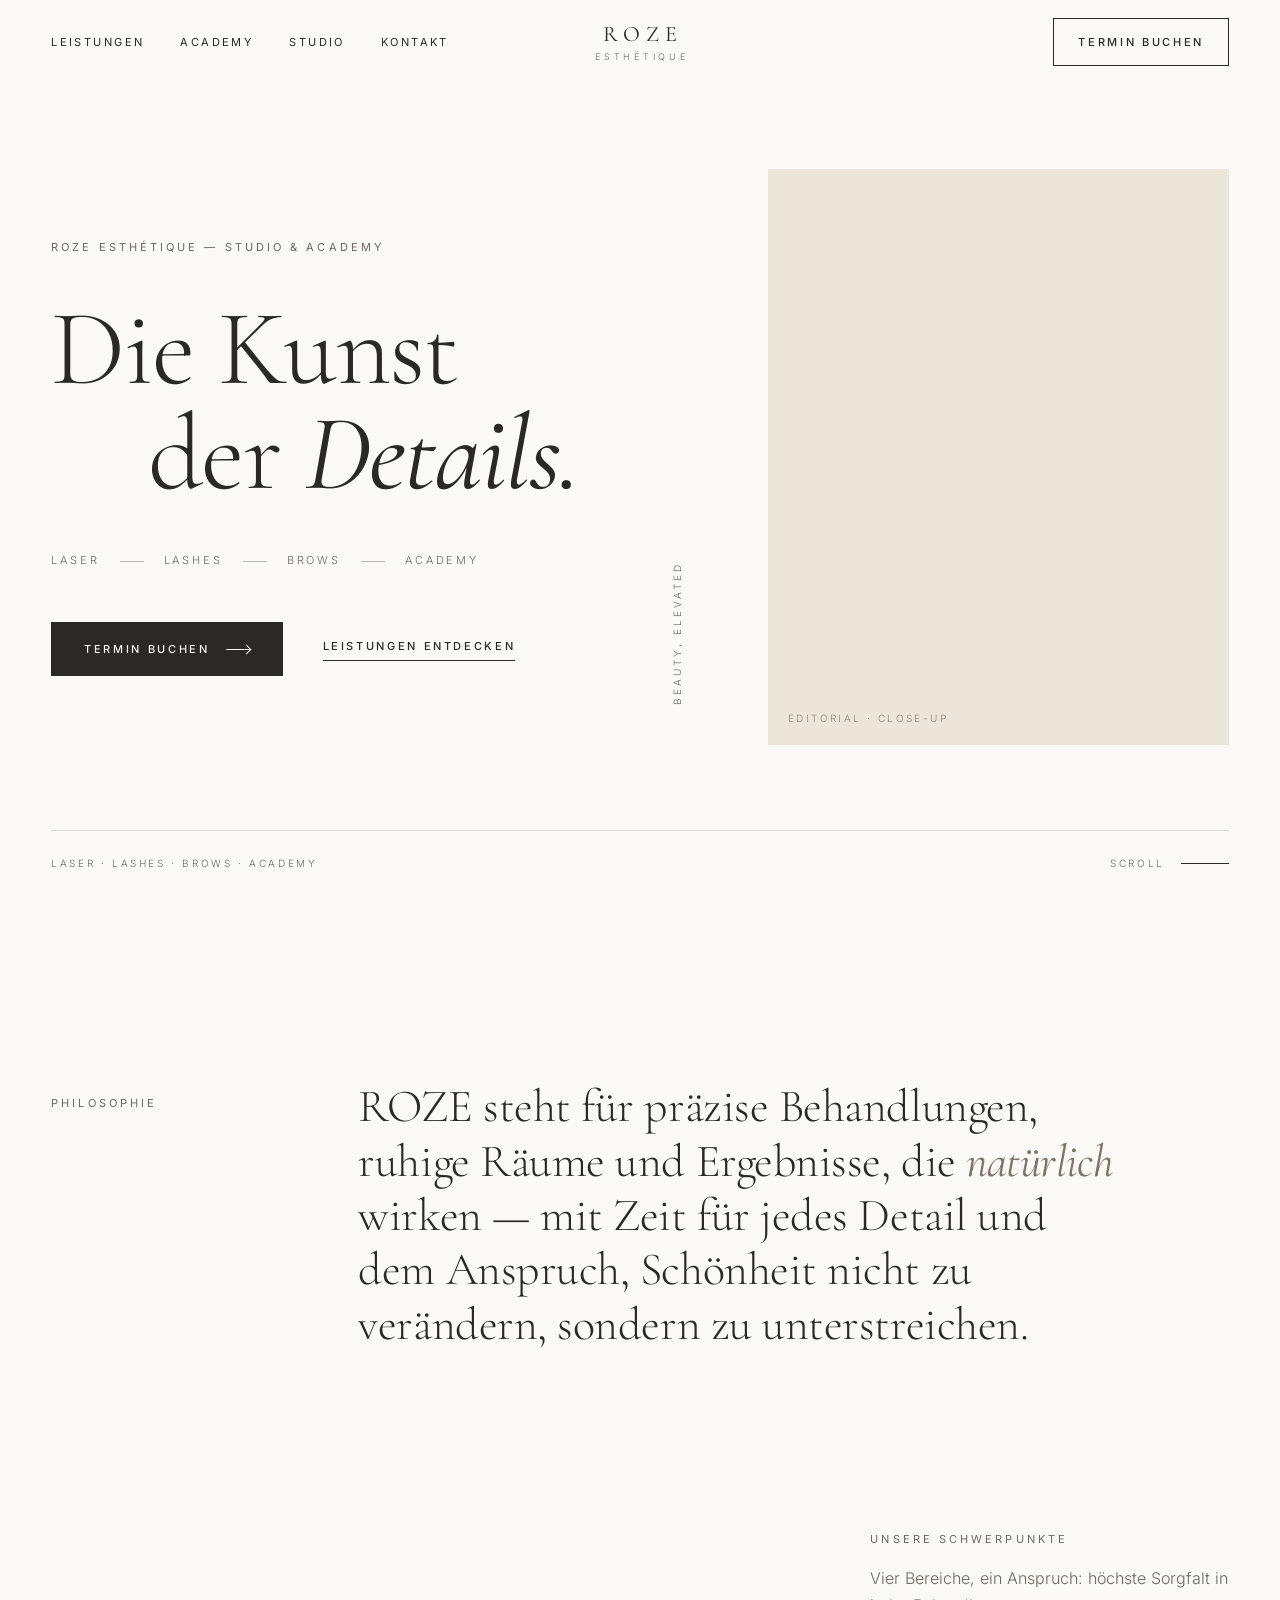
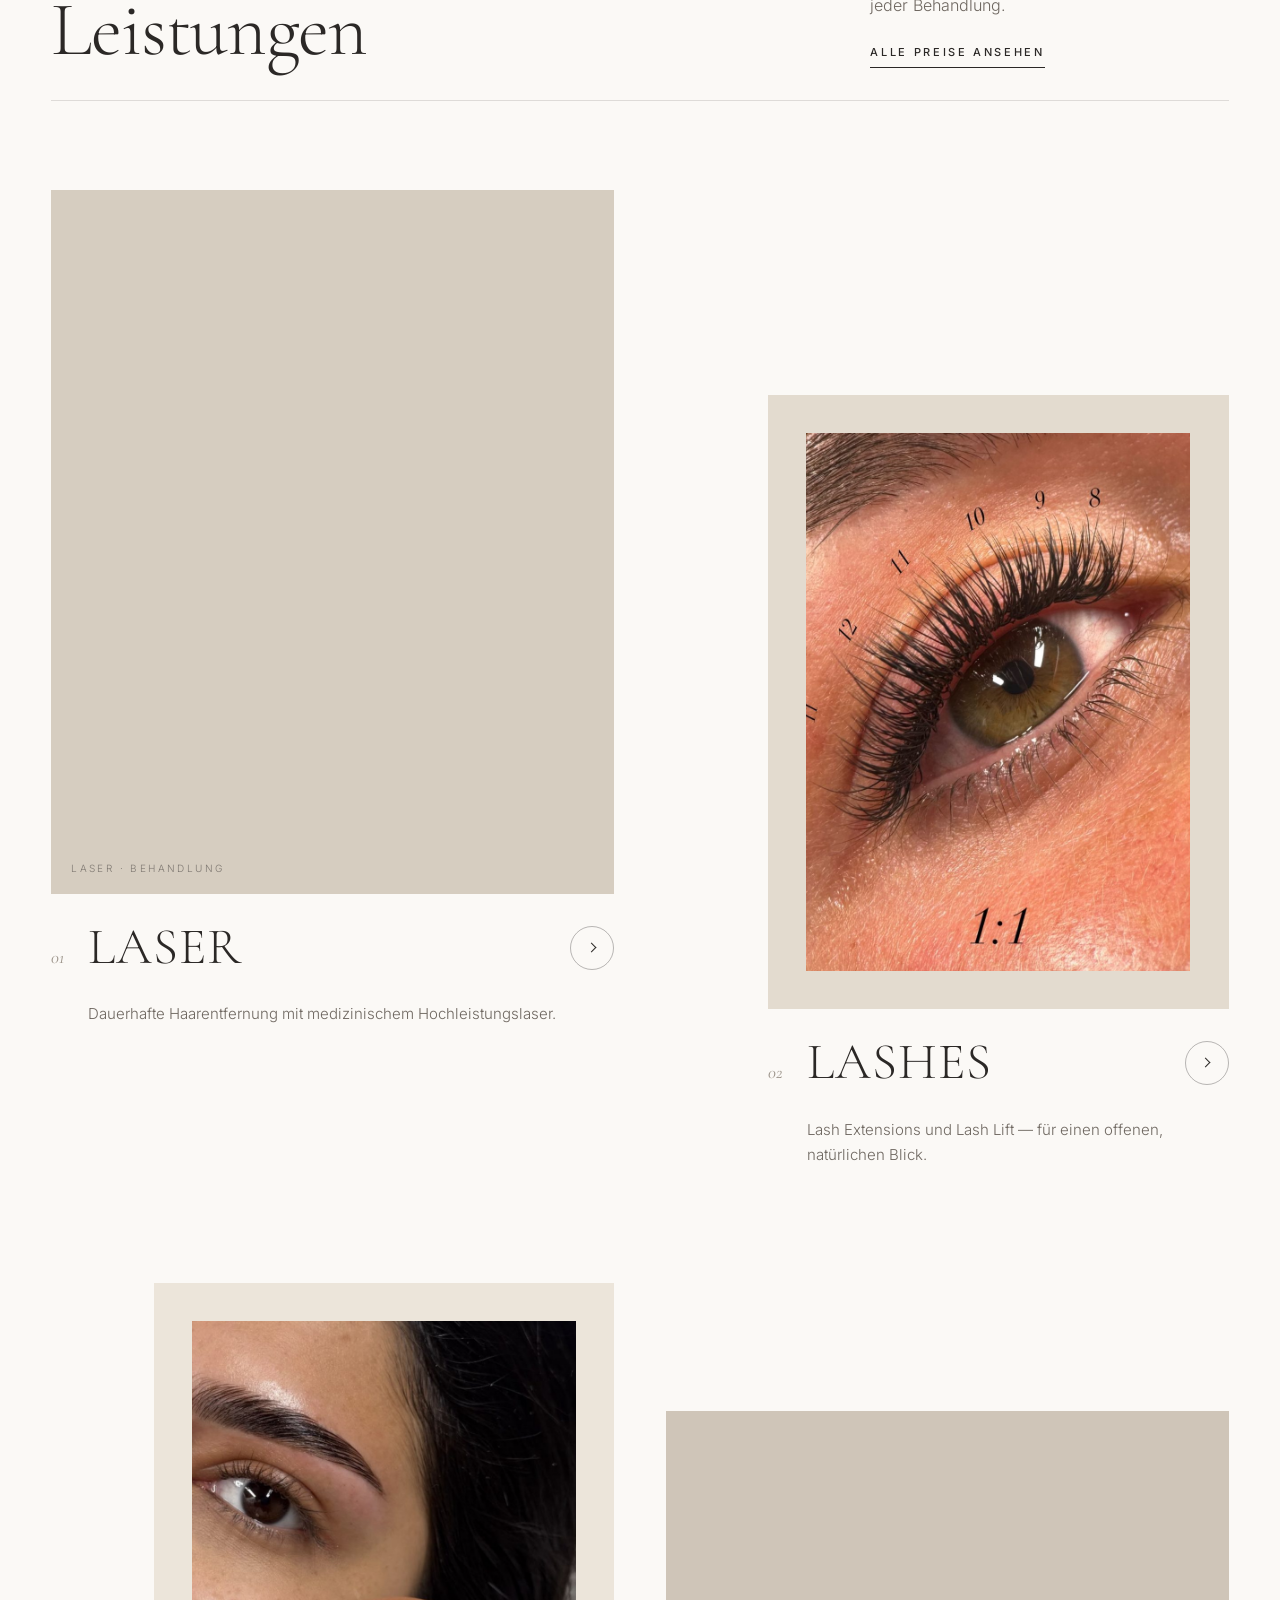
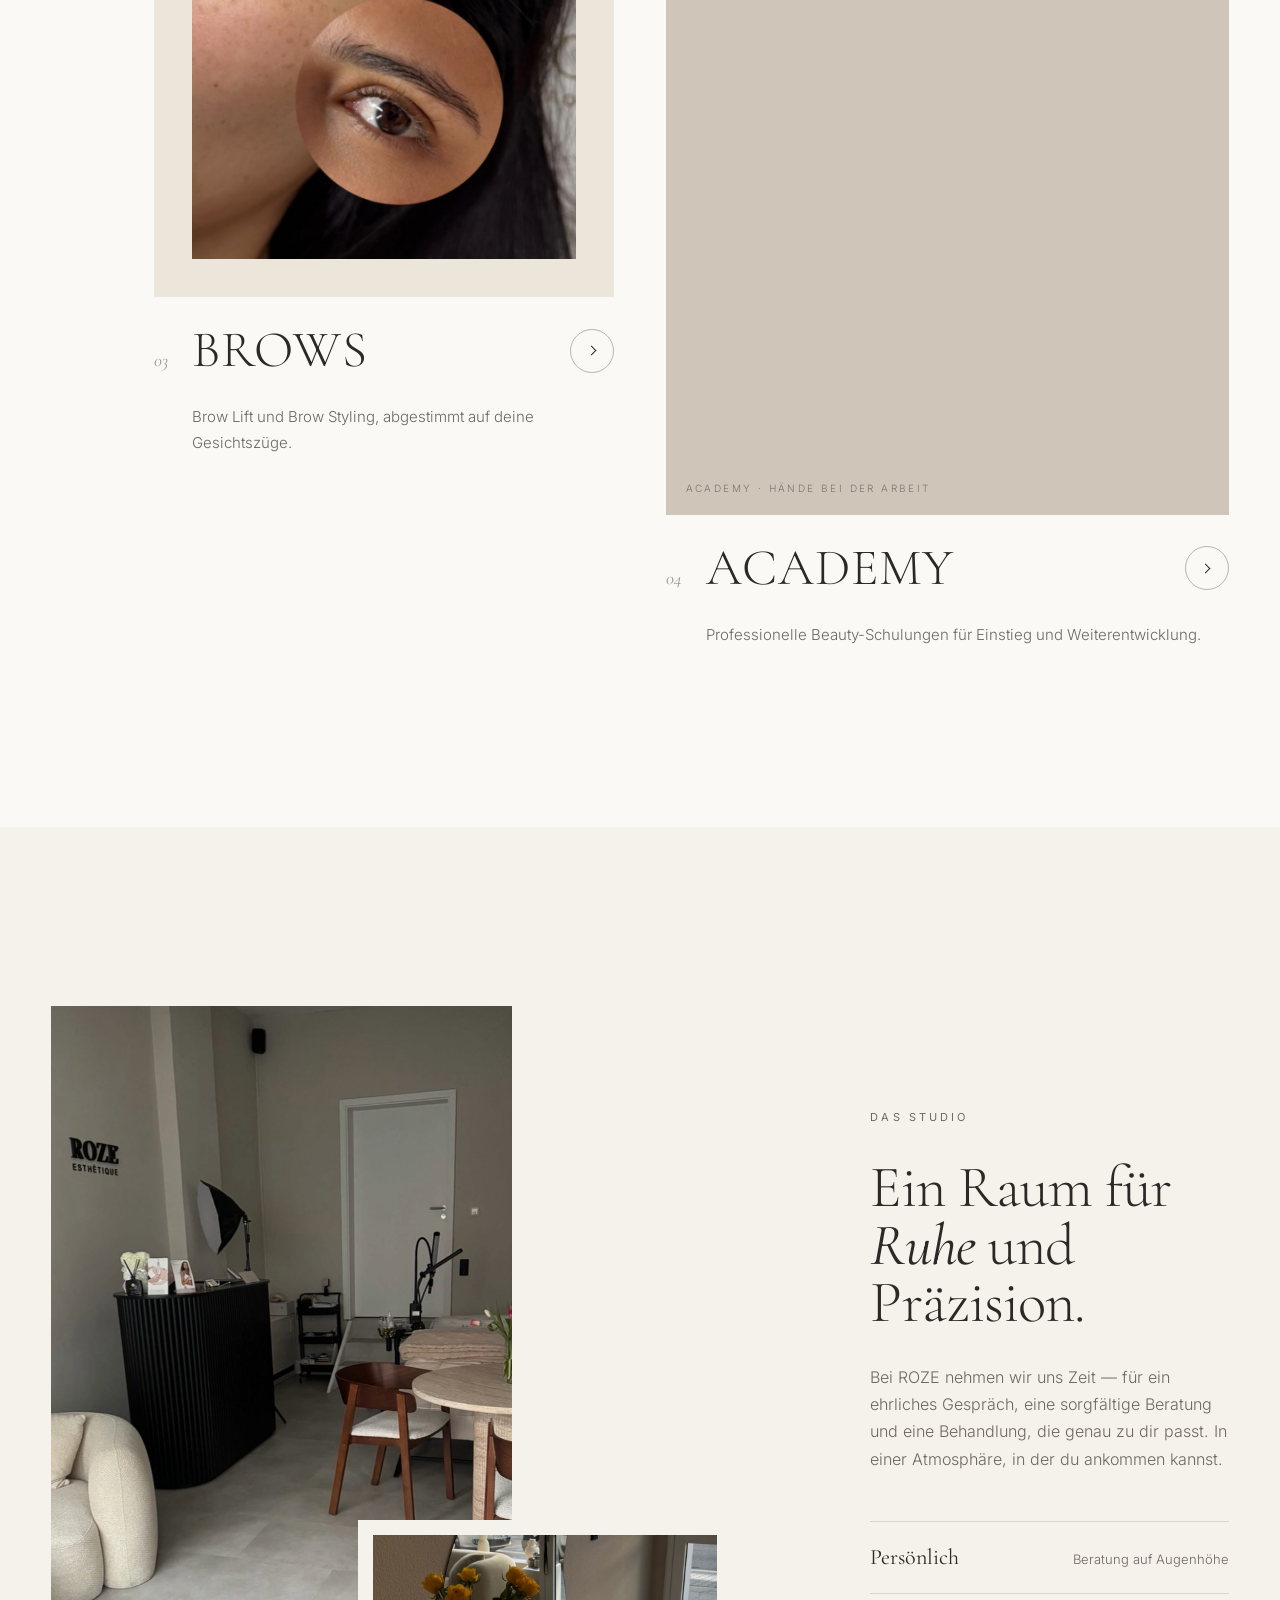
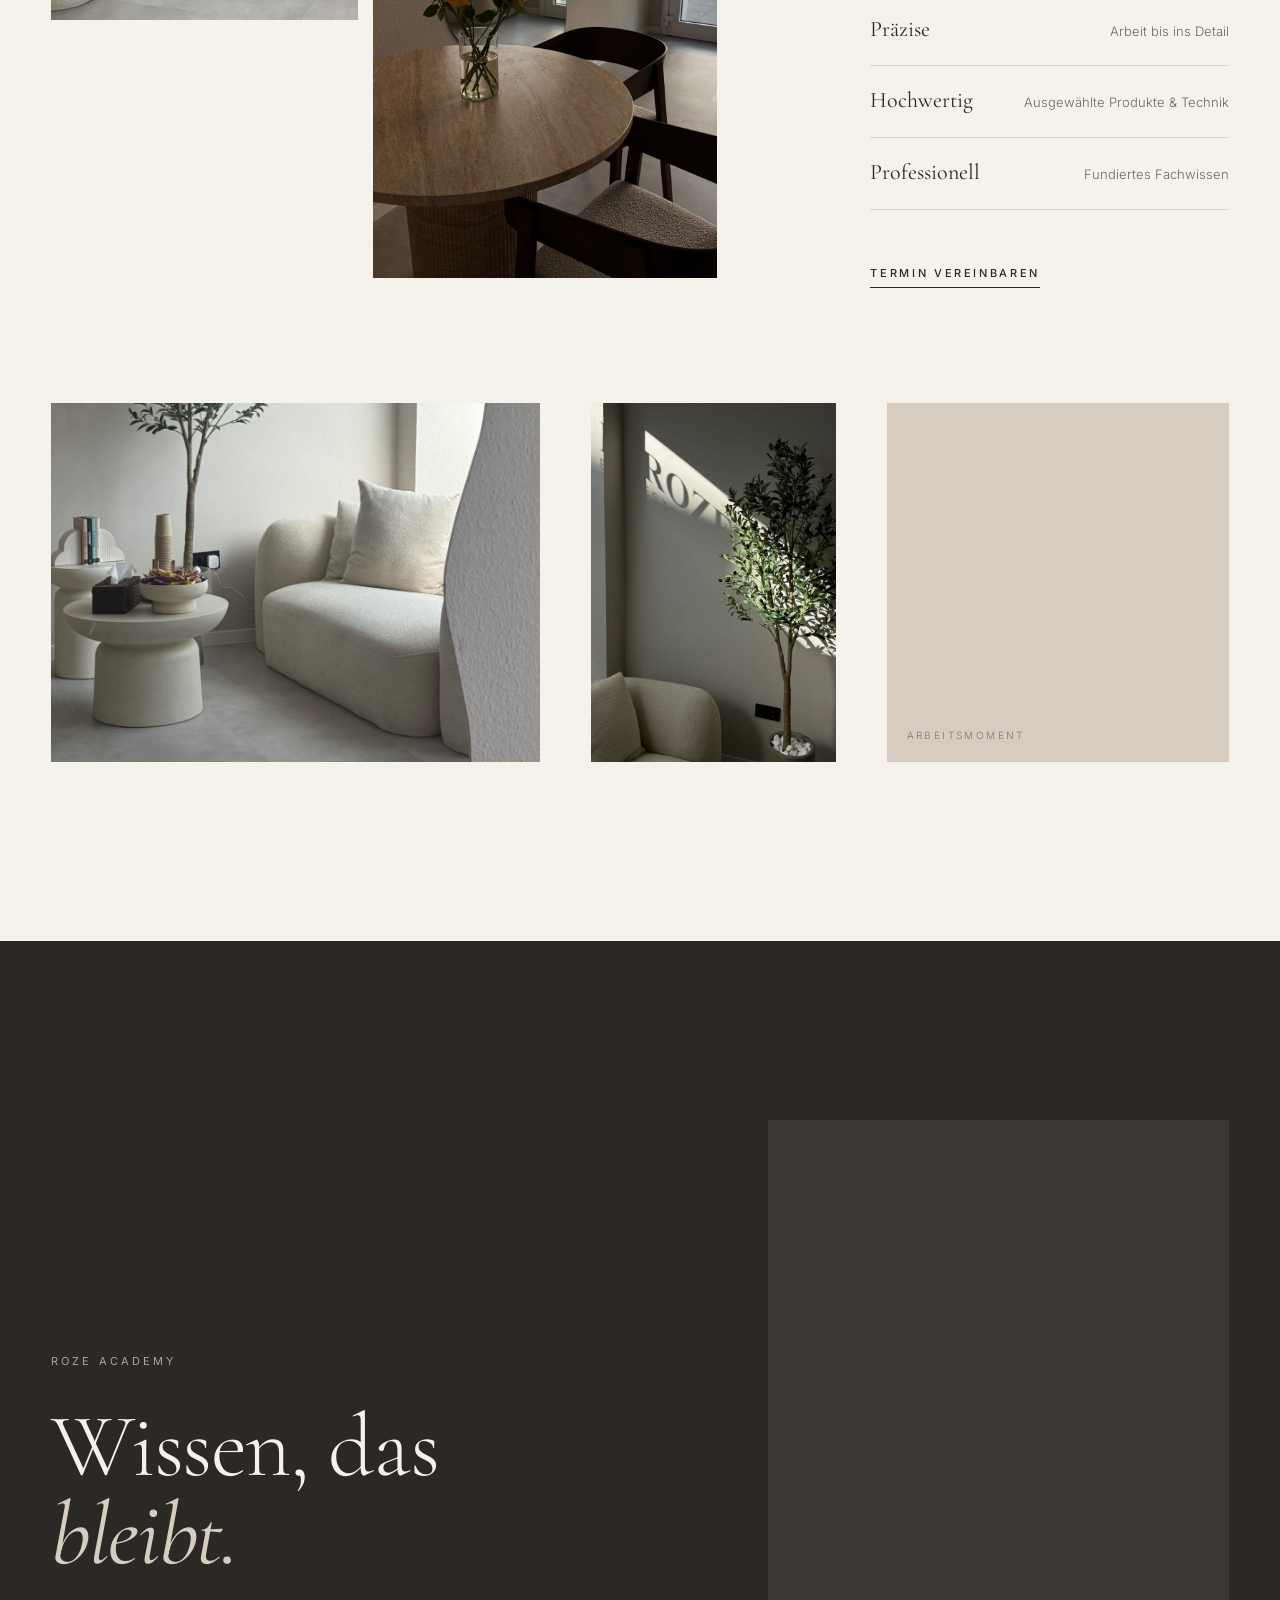
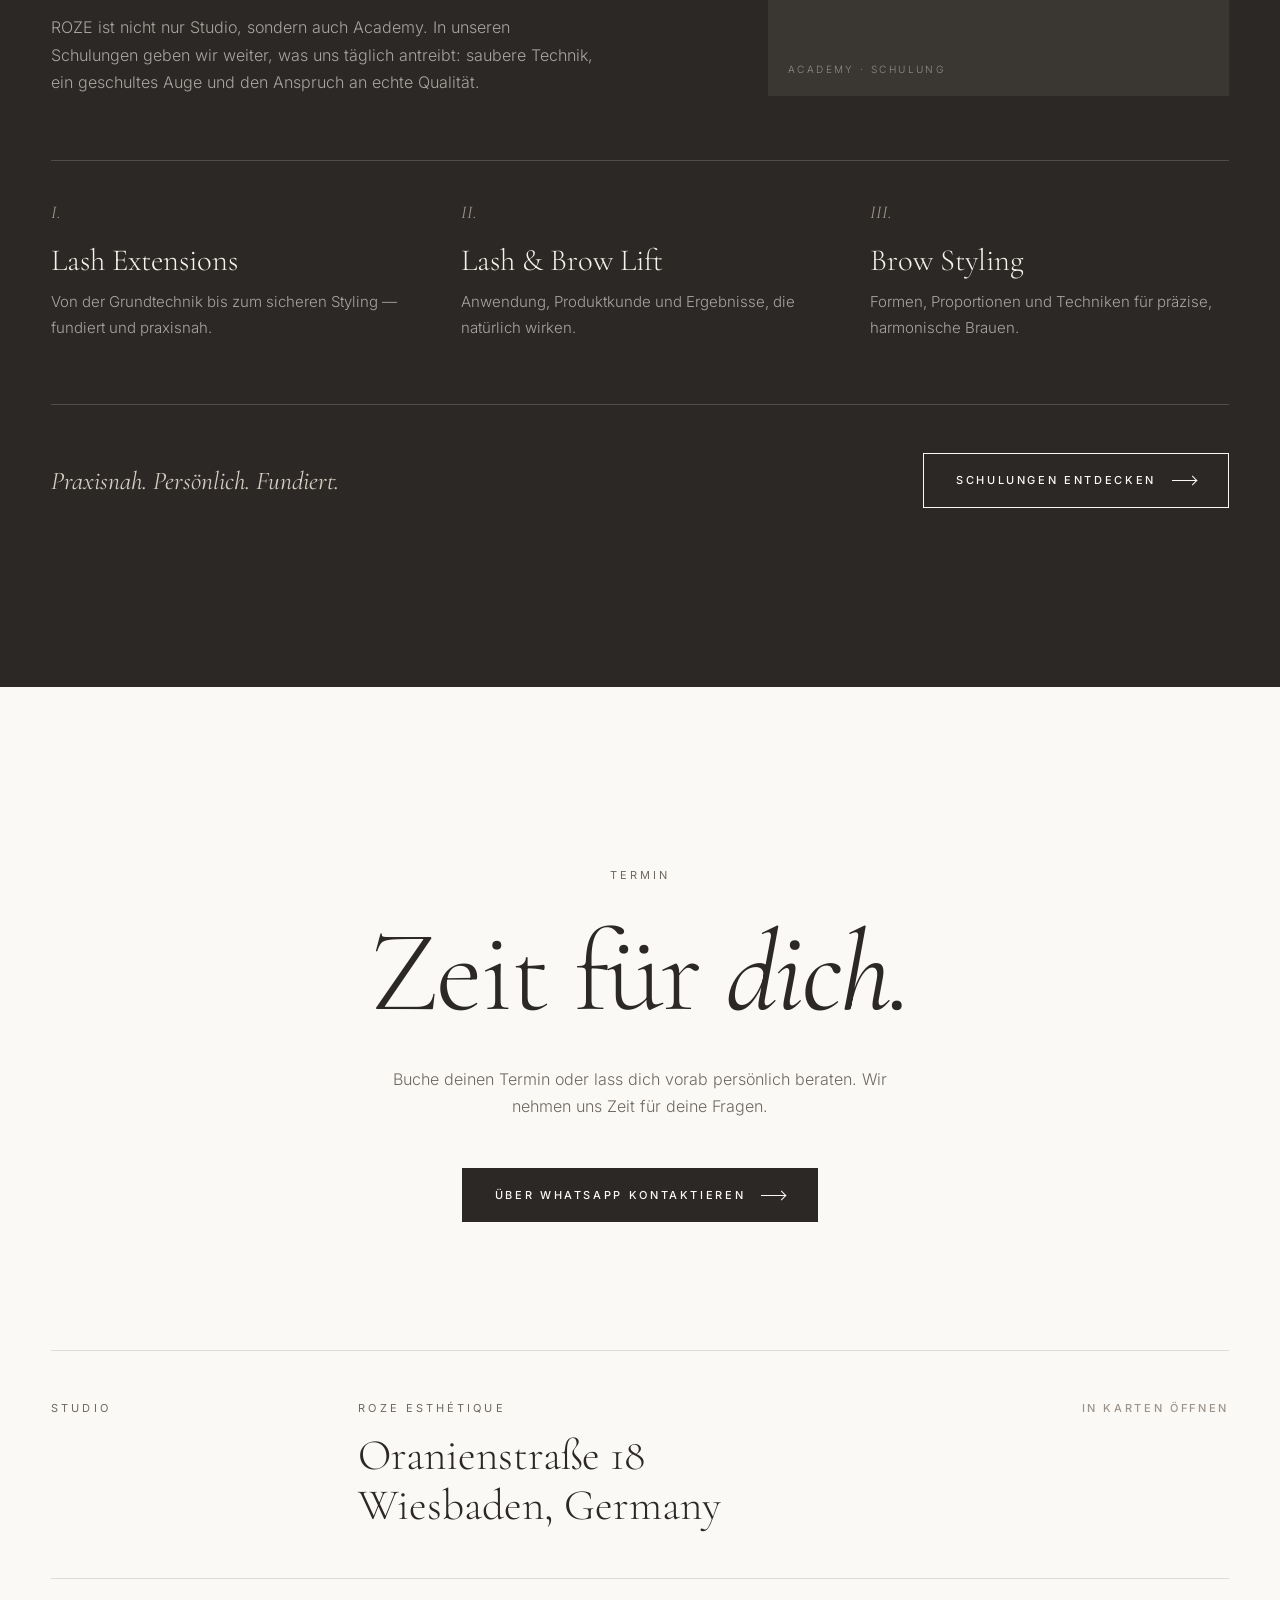
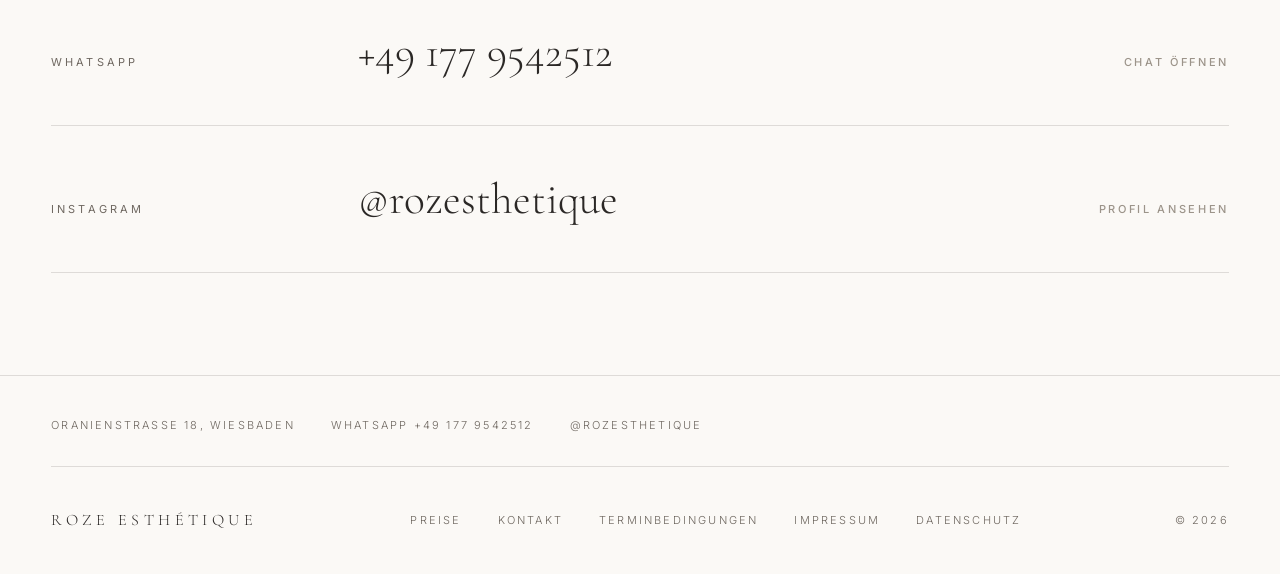
<file: index.html>
<!DOCTYPE html>
<html lang="de">
<head>
  <meta charset="UTF-8">
  <meta name="viewport" content="width=device-width, initial-scale=1.0">
  <title>ROZE ESTHÉTIQUE | studio &amp; academy</title>
  <meta name="description" content="ROZE ESTHÉTIQUE – Studio &amp; Academy für dauerhafte Haarentfernung mit Hochleistungslaser, Lash Extensions, Lash Lift, Brow Lift und Brow Styling sowie professionelle Beauty-Schulungen.">
  <meta name="theme-color" content="#fbf9f6">
  <link rel="preload" href="assets/fonts/cormorant-garamond-latin-300-normal.woff2" as="font" type="font/woff2" crossorigin>
  <link rel="preload" href="assets/fonts/inter-latin-300-normal.woff2" as="font" type="font/woff2" crossorigin>
  <link rel="stylesheet" href="assets/css/style.css?v=20261014-4">
  <script>document.documentElement.classList.add("js");</script>
  <script src="assets/js/main.js?v=20261014-4" defer></script>
</head>
<body>

  <!-- Header ============================================================ -->
  <header class="site-header">
    <div class="container header-inner">
      <nav class="nav" aria-label="Hauptnavigation">
        <a href="#leistungen">Leistungen</a>
        <a href="#academy">Academy</a>
        <a href="#studio">Studio</a>
        <a href="#kontakt">Kontakt</a>
      </nav>

      <button class="menu-toggle" type="button" aria-expanded="false" aria-controls="mobile-menu" aria-label="Menü öffnen">
        <span></span>
        <span></span>
      </button>

      <a class="brand" href="#top" aria-label="ROZE ESTHÉTIQUE – zur Startseite">
        <span class="brand__name">ROZE</span>
        <span class="brand__sub">Esthétique</span>
      </a>

      <div class="header-cta">
        <a class="btn" href="#kontakt">Termin buchen</a>
      </div>
    </div>
  </header>

  <div class="mobile-menu" id="mobile-menu" aria-hidden="true">
    <ul>
      <li><a href="#leistungen">Leistungen</a></li>
      <li><a href="#academy">Academy</a></li>
      <li><a href="#studio">Studio</a></li>
      <li><a href="#kontakt">Kontakt</a></li>
    </ul>
    <a class="btn btn--solid" href="#kontakt">Termin buchen <span class="arrow" aria-hidden="true"></span></a>
  </div>

  <main id="top">

    <!-- Hero ============================================================ -->
    <section class="hero" aria-label="Einleitung">
      <div class="container hero__grid">
        <div class="hero__content">
          <p class="eyebrow reveal">ROZE ESTHÉTIQUE — Studio &amp; Academy</p>

          <h1 class="display hero__title reveal" style="--delay: .1s">
            <span>Die Kunst</span>
            <span class="indent">der <em>Details.</em></span>
          </h1>

          <ul class="hero__disciplines reveal" style="--delay: .25s" aria-label="Schwerpunkte">
            <li>Laser</li>
            <li>Lashes</li>
            <li>Brows</li>
            <li>Academy</li>
          </ul>

          <div class="hero__actions reveal" style="--delay: .4s">
            <a class="btn btn--solid" href="#kontakt">Termin buchen <span class="arrow" aria-hidden="true"></span></a>
            <a class="link-line" href="#leistungen">Leistungen entdecken</a>
          </div>
        </div>

        <div class="hero__visual">
          <!-- Bild: z. B. ruhige Editorial-Aufnahme / Close-up -->
          <figure class="media media--tone-1 reveal-media" data-label="Editorial · Close-up" style="--delay: .2s"></figure>
          <span class="hero__visual-note" aria-hidden="true">Beauty, elevated</span>
        </div>
      </div>

      <div class="container">
        <div class="hero__footer">
          <span>Laser · Lashes · Brows · Academy</span>
          <a class="scroll-cue" href="#intro">Scroll <span class="scroll-cue__line" aria-hidden="true"></span></a>
        </div>
      </div>
    </section>

    <!-- Statement ======================================================= -->
    <section class="statement" id="intro" aria-label="Über ROZE">
      <div class="container statement__inner">
        <p class="eyebrow reveal">Philosophie</p>
        <p class="statement__text reveal" style="--delay: .1s">
          ROZE steht für präzise Behandlungen, ruhige Räume und Ergebnisse, die <em>natürlich</em> wirken — mit Zeit für jedes Detail und dem Anspruch, Schönheit nicht zu verändern, sondern zu unterstreichen.
        </p>
      </div>
    </section>

    <!-- Leistungen ====================================================== -->
    <section class="services" id="leistungen" aria-labelledby="leistungen-title">
      <div class="container">
        <header class="section-head">
          <h2 class="display section-head__title reveal" id="leistungen-title">Leistungen</h2>
          <div class="section-head__aside reveal" style="--delay: .1s">
            <p class="eyebrow">Unsere Schwerpunkte</p>
            <p class="lead">Vier Bereiche, ein Anspruch: höchste Sorgfalt in jeder Behandlung.</p>
            <a class="link-line" href="preise.html">Alle Preise ansehen</a>
          </div>
        </header>

        <div class="services__grid">
          <!-- später: laser.html -->
          <a class="service" href="preise.html#laser">
            <figure class="media media--portrait media--tone-2 reveal-media" data-label="Laser · Behandlung"></figure>
            <div class="service__meta reveal">
              <span class="service__index">01</span>
              <h3 class="service__title">Laser</h3>
              <span class="service__more" aria-hidden="true"></span>
              <p class="service__desc">Dauerhafte Haarentfernung mit medizinischem Hochleistungslaser.</p>
            </div>
          </a>

          <!-- später: lashes.html -->
          <a class="service" href="preise.html#lashes">
            <figure class="media media--tall media--tone-3 media--framed reveal-media">
              <span class="media__frame"><img src="assets/images/ergebnisse/wimpern-2.jpg" alt="Nahaufnahme eines Auges mit Wimpernverlängerung in 1:1-Technik, mit Längenangaben" width="960" height="1200" loading="lazy" decoding="async"></span>
            </figure>
            <div class="service__meta reveal">
              <span class="service__index">02</span>
              <h3 class="service__title">Lashes</h3>
              <span class="service__more" aria-hidden="true"></span>
              <p class="service__desc">Lash Extensions und Lash Lift — für einen offenen, natürlichen Blick.</p>
            </div>
          </a>

          <!-- später: brows.html -->
          <a class="service" href="preise.html#liftings">
            <figure class="media media--tall media--tone-1 media--framed reveal-media">
              <span class="media__frame"><img src="assets/images/ergebnisse/augenbrauen-2.jpg" alt="Geformte Augenbrauen in der Seitenansicht, mit vergrößertem Detail" width="960" height="1200" loading="lazy" decoding="async"></span>
            </figure>
            <div class="service__meta reveal">
              <span class="service__index">03</span>
              <h3 class="service__title">Brows</h3>
              <span class="service__more" aria-hidden="true"></span>
              <p class="service__desc">Brow Lift und Brow Styling, abgestimmt auf deine Gesichtszüge.</p>
            </div>
          </a>

          <!-- später: academy.html -->
          <a class="service" href="#academy">
            <figure class="media media--portrait media--tone-4 reveal-media" data-label="Academy · Hände bei der Arbeit"></figure>
            <div class="service__meta reveal">
              <span class="service__index">04</span>
              <h3 class="service__title">Academy</h3>
              <span class="service__more" aria-hidden="true"></span>
              <p class="service__desc">Professionelle Beauty-Schulungen für Einstieg und Weiterentwicklung.</p>
            </div>
          </a>
        </div>
      </div>
    </section>

    <!-- Studio ========================================================== -->
    <section class="studio" id="studio" aria-labelledby="studio-title">
      <div class="container">
        <div class="studio__grid">
          <div class="studio__images">
            <figure class="media media--tall media--tone-2 reveal-media">
              <img src="assets/images/studio/interior.jpg" alt="Empfang und Behandlungsbereich im Studio mit ROZE-Logo, Travertintisch und Holzstühlen" width="900" height="1200" loading="lazy" decoding="async">
            </figure>
            <figure class="media media--square media--tone-3 reveal-media" style="--delay: .2s">
              <img src="assets/images/studio/detail.jpg" alt="Runder Travertintisch mit gelben Rosen und Holzstühlen" width="1000" height="1000" loading="lazy" decoding="async">
            </figure>
          </div>

          <div class="studio__content">
            <p class="eyebrow reveal">Das Studio</p>
            <h2 class="display studio__title reveal" id="studio-title" style="--delay: .1s">Ein Raum für <em>Ruhe</em> und Präzision.</h2>
            <p class="lead reveal" style="--delay: .2s">
              Bei ROZE nehmen wir uns Zeit — für ein ehrliches Gespräch, eine sorgfältige Beratung und eine Behandlung, die genau zu dir passt. In einer Atmosphäre, in der du ankommen kannst.
            </p>

            <ul class="values reveal" style="--delay: .3s">
              <li><span class="values__name">Persönlich</span><span class="values__note">Beratung auf Augenhöhe</span></li>
              <li><span class="values__name">Präzise</span><span class="values__note">Arbeit bis ins Detail</span></li>
              <li><span class="values__name">Hochwertig</span><span class="values__note">Ausgewählte Produkte &amp; Technik</span></li>
              <li><span class="values__name">Professionell</span><span class="values__note">Fundiertes Fachwissen</span></li>
            </ul>

            <a class="link-line reveal" href="#kontakt">Termin vereinbaren</a>
          </div>
        </div>

        <div class="studio__strip">
          <figure class="media media--tone-1 reveal-media">
            <img src="assets/images/studio/atmosphaere.jpg" alt="Wartebereich mit Bouclé-Sofa, Beistelltischen und Olivenbaum" width="1200" height="800" loading="lazy" decoding="async">
          </figure>
          <figure class="media media--tone-4 reveal-media" style="--delay: .15s">
            <img src="assets/images/studio/olivenbaum.jpg" alt="Olivenbaum im Sonnenlicht, an der Wand der Schattenwurf des ROZE-Schriftzugs" width="700" height="1000" loading="lazy" decoding="async">
          </figure>
          <figure class="media media--tone-2 reveal-media" data-label="Arbeitsmoment" style="--delay: .3s"></figure>
        </div>
      </div>
    </section>

    <!-- Academy ========================================================= -->
    <section class="academy" id="academy" aria-labelledby="academy-title">
      <div class="container academy__grid">
        <div class="academy__intro">
          <p class="eyebrow reveal">ROZE Academy</p>
          <h2 class="display academy__title reveal" id="academy-title" style="--delay: .1s">Wissen, das <em>bleibt.</em></h2>
          <p class="lead reveal" style="--delay: .2s">
            ROZE ist nicht nur Studio, sondern auch Academy. In unseren Schulungen geben wir weiter, was uns täglich antreibt: saubere Technik, ein geschultes Auge und den Anspruch an echte Qualität.
          </p>
        </div>

        <div class="academy__visual">
          <figure class="media media--portrait media--tone-dark reveal-media" data-label="Academy · Schulung"></figure>
        </div>

        <!-- Kursformate: Platzhalter, bitte an das tatsächliche Angebot anpassen -->
        <ol class="courses">
          <li class="course reveal">
            <span class="course__num">I.</span>
            <h3 class="course__title">Lash Extensions</h3>
            <p class="course__text">Von der Grundtechnik bis zum sicheren Styling — fundiert und praxisnah.</p>
          </li>
          <li class="course reveal" style="--delay: .1s">
            <span class="course__num">II.</span>
            <h3 class="course__title">Lash &amp; Brow Lift</h3>
            <p class="course__text">Anwendung, Produktkunde und Ergebnisse, die natürlich wirken.</p>
          </li>
          <li class="course reveal" style="--delay: .2s">
            <span class="course__num">III.</span>
            <h3 class="course__title">Brow Styling</h3>
            <p class="course__text">Formen, Proportionen und Techniken für präzise, harmonische Brauen.</p>
          </li>
        </ol>

        <div class="academy__cta reveal">
          <p>Praxisnah. Persönlich. Fundiert.</p>
          <!-- später: academy.html -->
          <a class="btn btn--light" href="#kontakt">Schulungen entdecken <span class="arrow" aria-hidden="true"></span></a>
        </div>
      </div>
    </section>

    <!-- Kontakt / Termin ================================================ -->
    <section class="contact" id="kontakt" aria-labelledby="kontakt-title">
      <div class="container">
        <div class="contact__top">
          <p class="eyebrow reveal">Termin</p>
          <h2 class="display contact__title reveal" id="kontakt-title" style="--delay: .1s">Zeit für <em>dich.</em></h2>
          <p class="lead reveal" style="--delay: .2s">
            Buche deinen Termin oder lass dich vorab persönlich beraten. Wir nehmen uns Zeit für deine Fragen.
          </p>
          <a class="btn btn--solid reveal" href="https://wa.me/491779542512" target="_blank" rel="noopener noreferrer" style="--delay: .3s">Über WhatsApp kontaktieren <span class="arrow" aria-hidden="true"></span></a>
        </div>

        <ul class="contact__details" aria-label="Kontaktdaten">
          <li class="contact__item reveal">
            <p class="eyebrow">Studio</p>
            <a class="contact__value" href="https://share.google/2pu67nDsKyDbPrarb" target="_blank" rel="noopener noreferrer">
              <span class="contact__name">ROZE ESTHÉTIQUE</span>
              Oranienstraße 18<br>Wiesbaden, Germany
            </a>
            <span class="contact__hint" aria-hidden="true">In Karten öffnen</span>
          </li>
          <li class="contact__item reveal" style="--delay: .1s">
            <p class="eyebrow">WhatsApp</p>
            <a class="contact__value" href="https://wa.me/491779542512" target="_blank" rel="noopener noreferrer">+49 177 9542512</a>
            <span class="contact__hint" aria-hidden="true">Chat öffnen</span>
          </li>
          <li class="contact__item reveal" style="--delay: .2s">
            <p class="eyebrow">Instagram</p>
            <a class="contact__value" href="https://www.instagram.com/rozesthetique/" target="_blank" rel="noopener noreferrer">@rozesthetique</a>
            <span class="contact__hint" aria-hidden="true">Profil ansehen</span>
          </li>
        </ul>
      </div>
    </section>

  </main>

  <!-- Footer ============================================================ -->
  <footer class="site-footer">
    <div class="container footer-contact">
      <a href="https://share.google/2pu67nDsKyDbPrarb" target="_blank" rel="noopener noreferrer">Oranienstraße 18, Wiesbaden</a>
      <a href="https://wa.me/491779542512" target="_blank" rel="noopener noreferrer">WhatsApp +49 177 9542512</a>
      <a href="https://www.instagram.com/rozesthetique/" target="_blank" rel="noopener noreferrer">@rozesthetique</a>
    </div>
    <div class="container footer-inner">
      <span class="footer-brand">ROZE ESTHÉTIQUE</span>
      <nav class="footer-links" aria-label="Footer">
        <a href="preise.html">Preise</a>
        <a href="#kontakt">Kontakt</a>
        <a href="terminbedingungen.html">Terminbedingungen</a>
        <a href="#">Impressum</a>
        <a href="#">Datenschutz</a>
      </nav>
      <span>&copy; <span id="year">2026</span></span>
    </div>
  </footer>

</body>
</html>
</file>
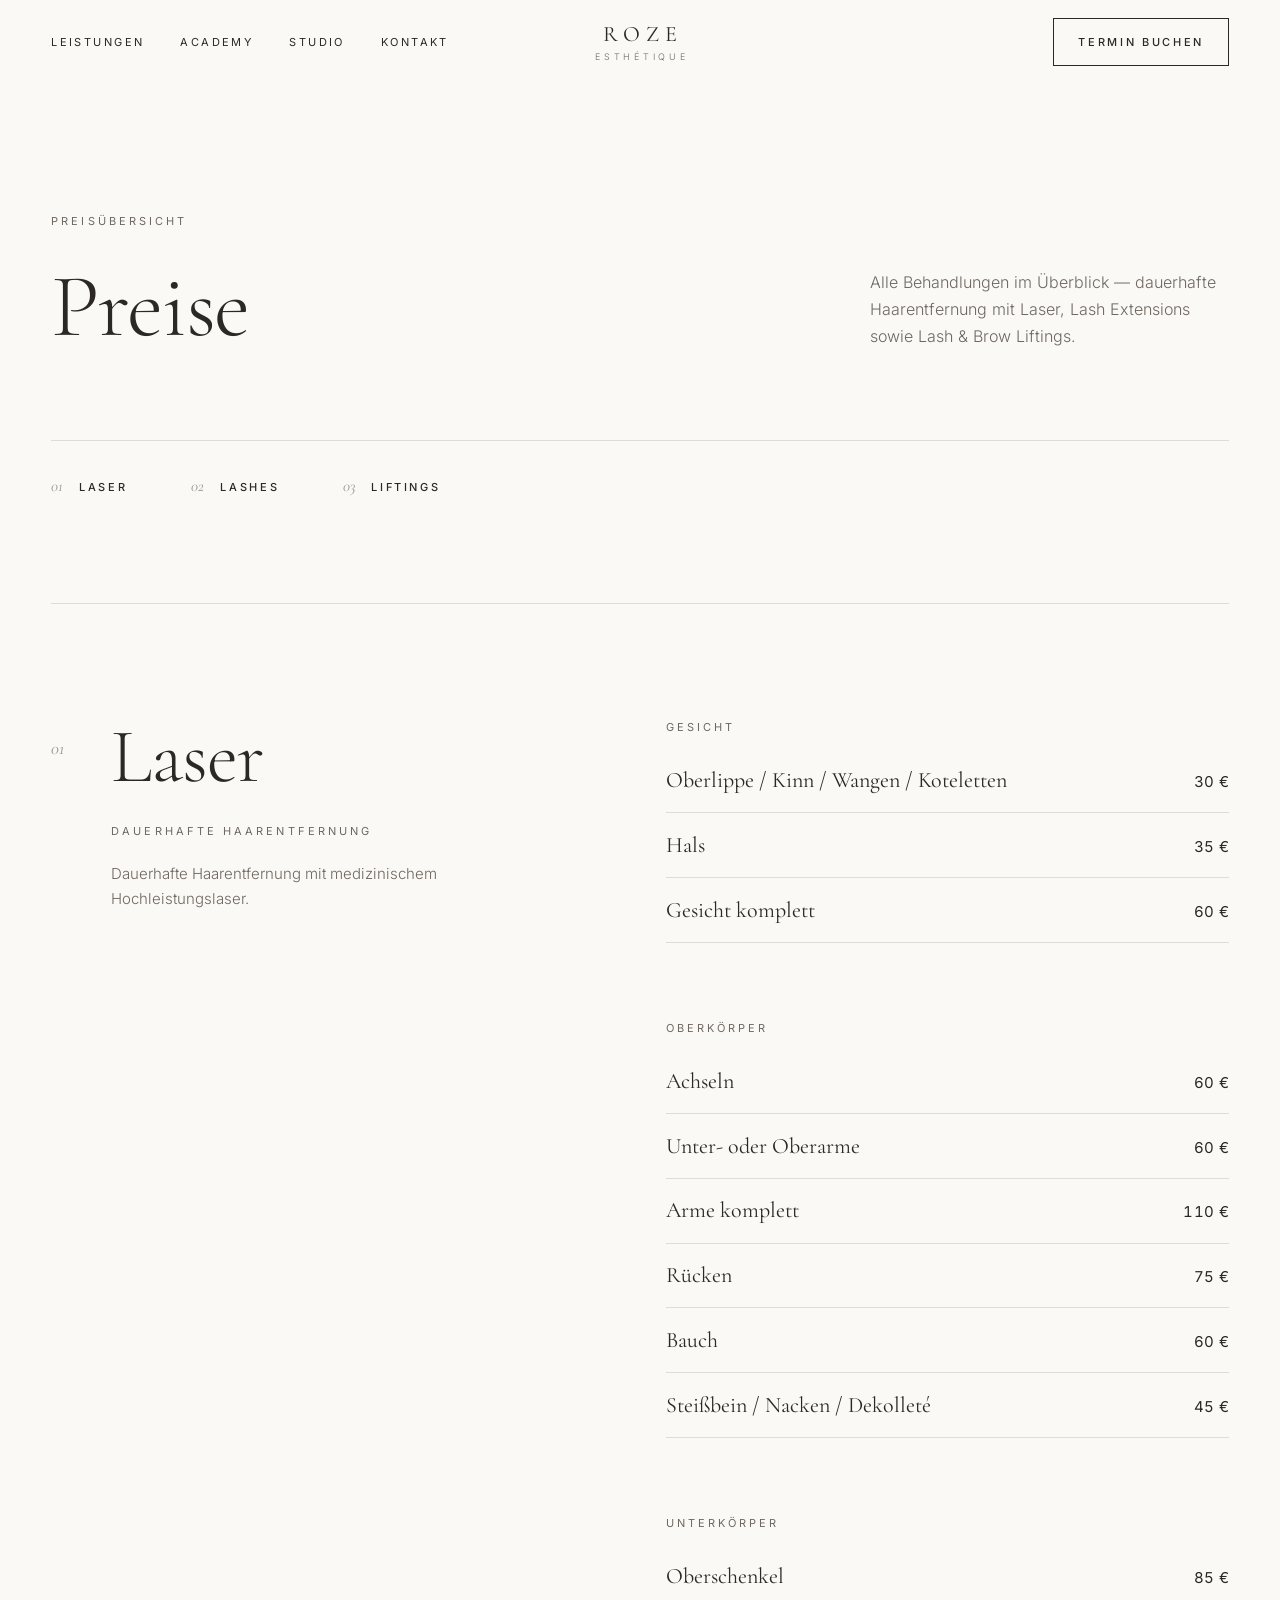
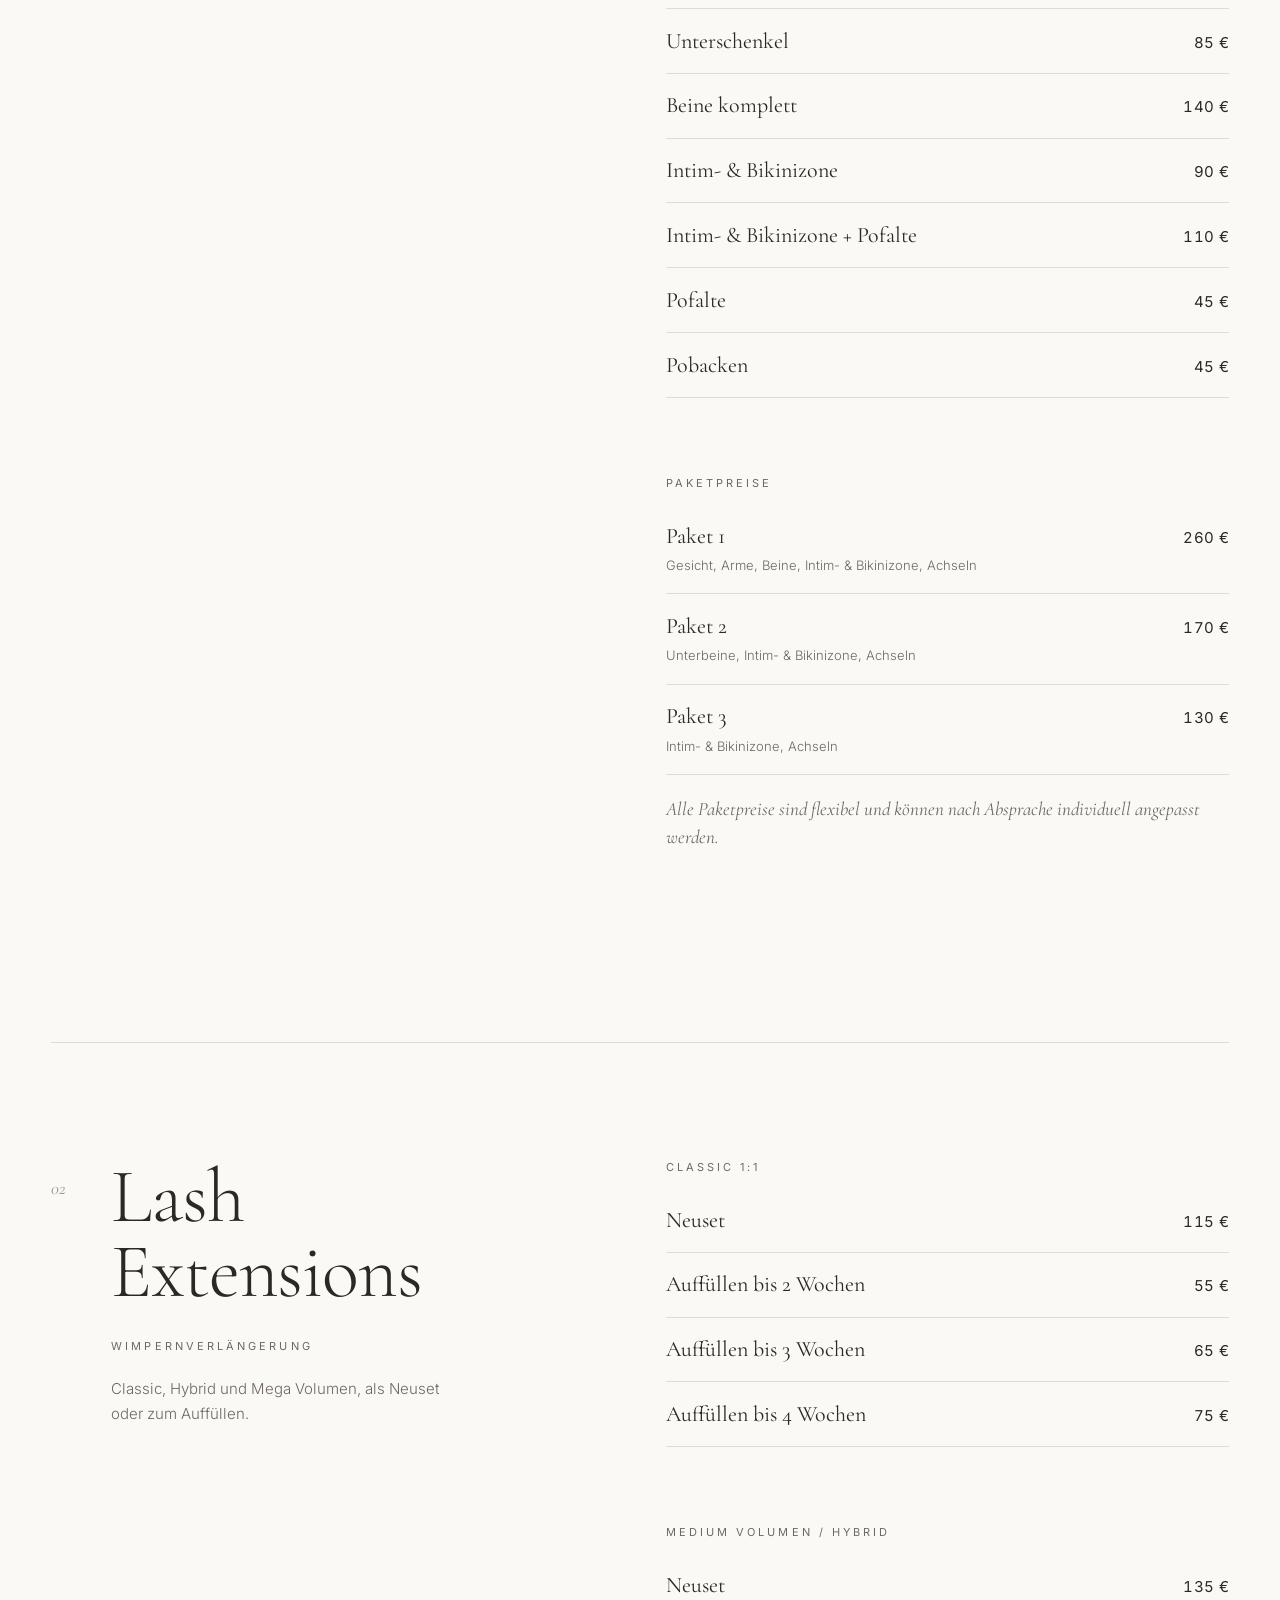
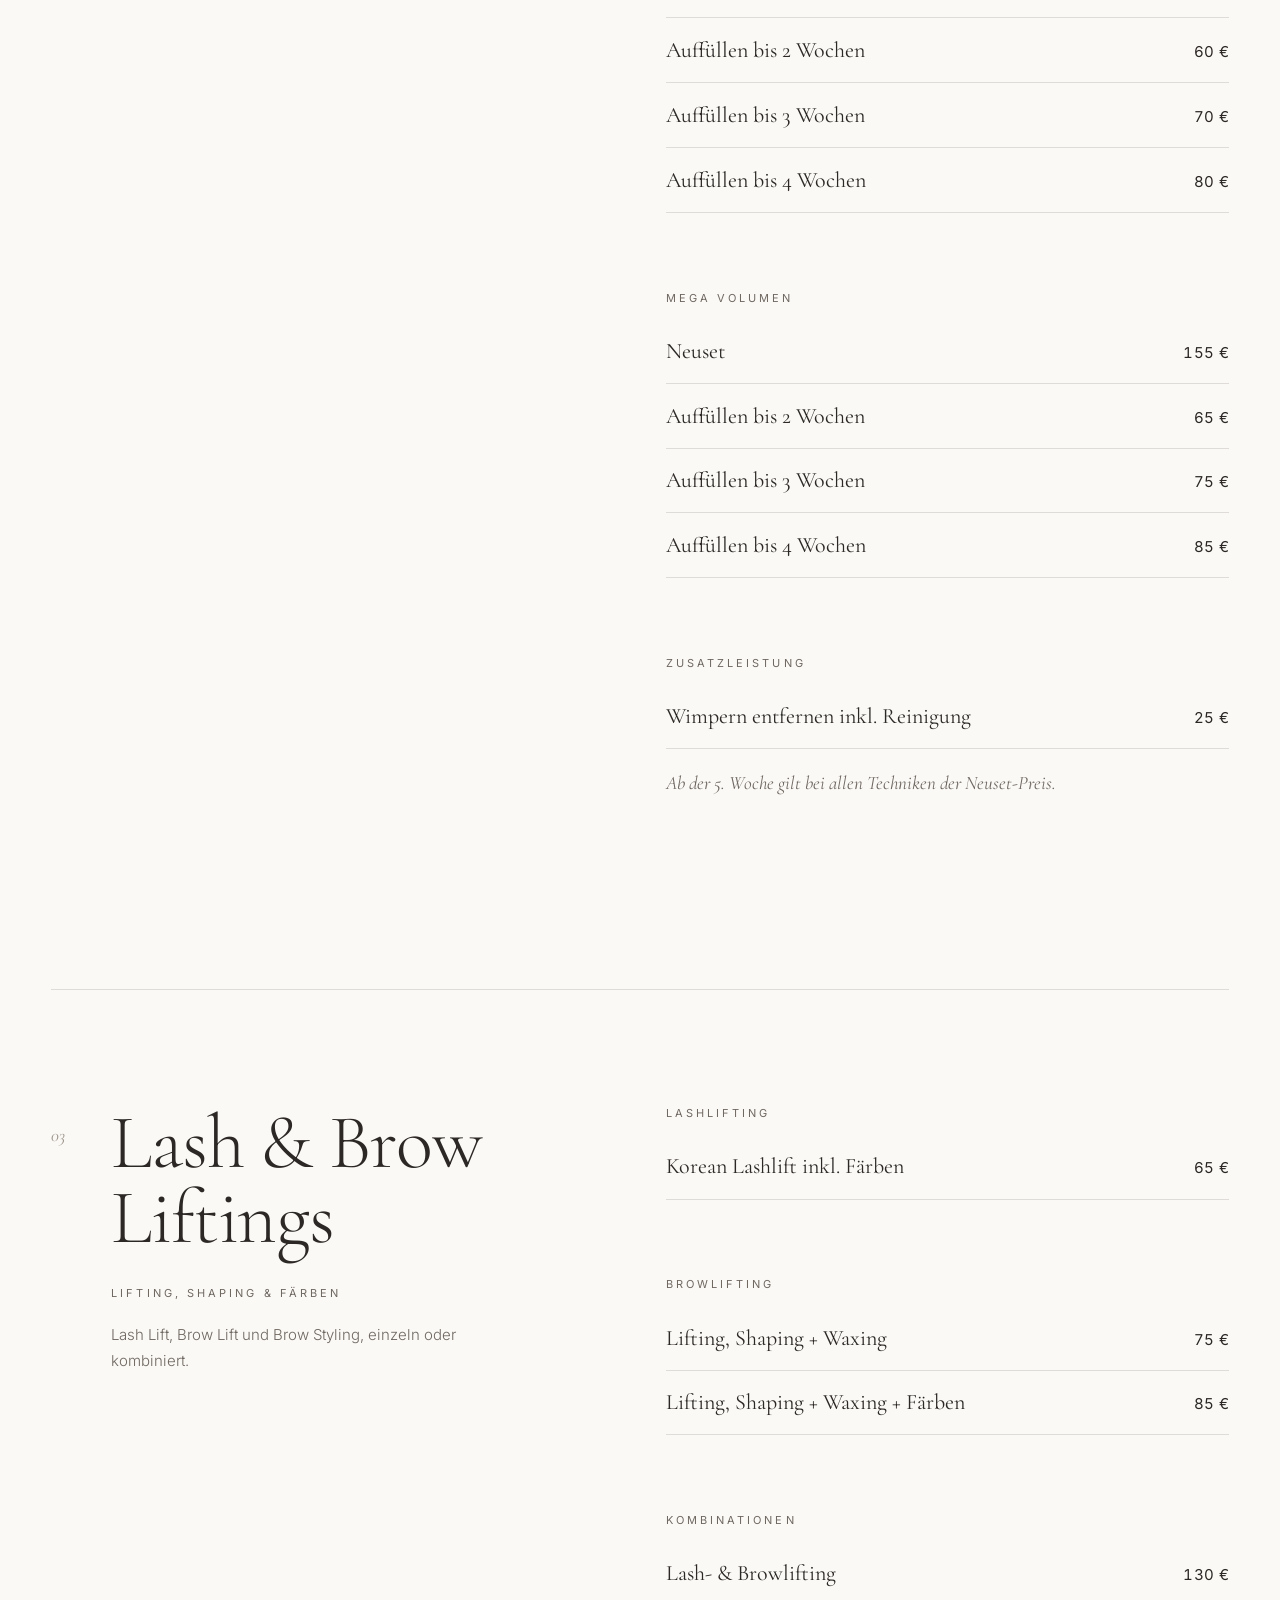
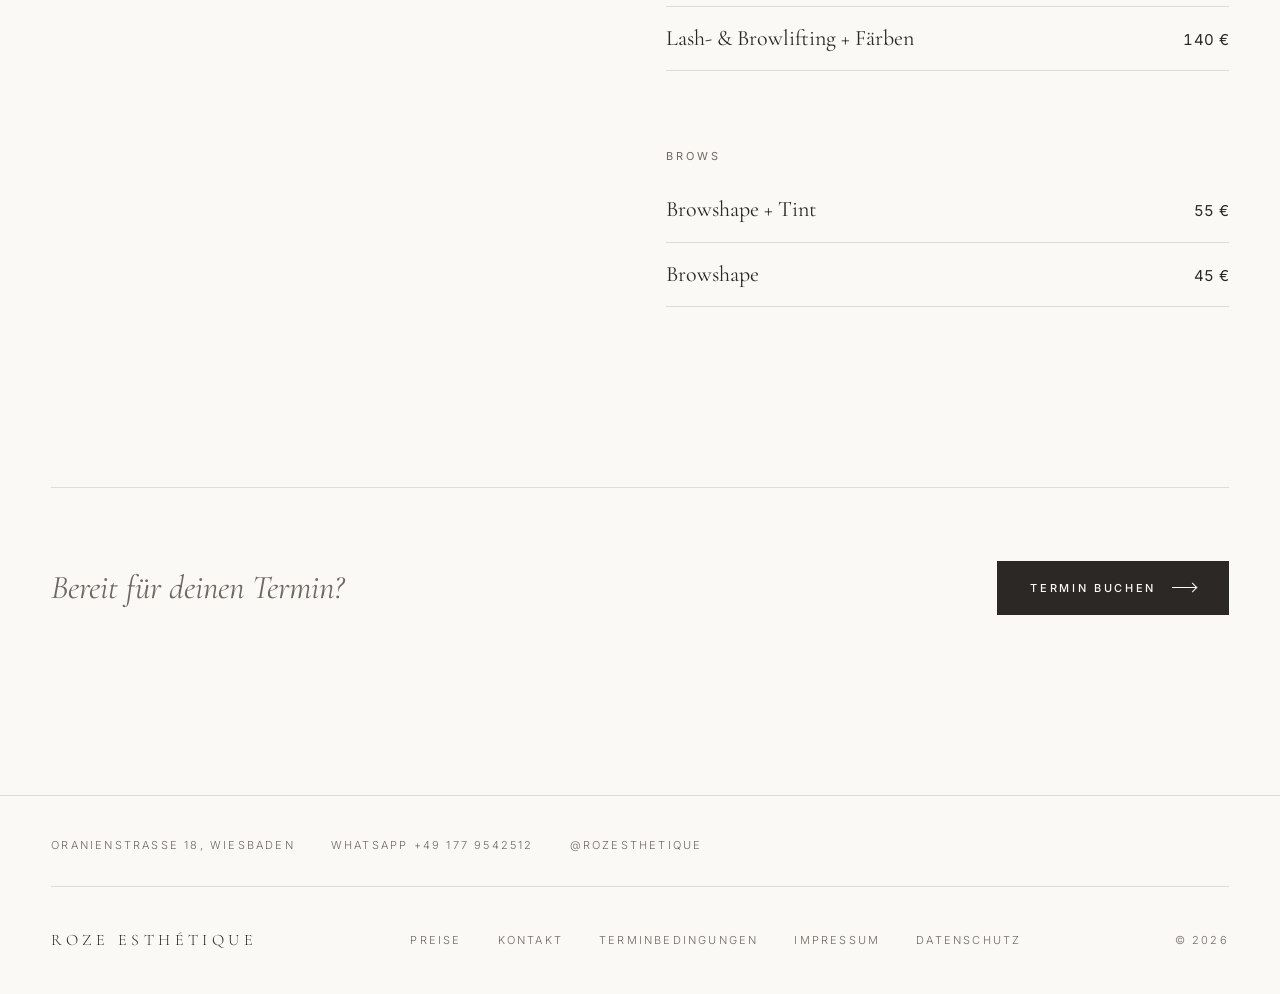
<file: preise.html>
<!DOCTYPE html>
<html lang="de">
<head>
  <meta charset="UTF-8">
  <meta name="viewport" content="width=device-width, initial-scale=1.0">
  <title>Preise | ROZE ESTHÉTIQUE</title>
  <meta name="description" content="Preise von ROZE ESTHÉTIQUE – Studio &amp; Academy: dauerhafte Haarentfernung mit Laser, Lash Extensions sowie Lash &amp; Brow Liftings.">
  <meta name="theme-color" content="#fbf9f6">
  <link rel="preload" href="assets/fonts/cormorant-garamond-latin-300-normal.woff2" as="font" type="font/woff2" crossorigin>
  <link rel="preload" href="assets/fonts/inter-latin-300-normal.woff2" as="font" type="font/woff2" crossorigin>
  <link rel="stylesheet" href="assets/css/style.css?v=20261014-4">
  <script>document.documentElement.classList.add("js");</script>
  <script src="assets/js/main.js?v=20261014-4" defer></script>
</head>
<body>

  <!-- Header ============================================================ -->
  <header class="site-header">
    <div class="container header-inner">
      <nav class="nav" aria-label="Hauptnavigation">
        <a href="index.html#leistungen">Leistungen</a>
        <a href="index.html#academy">Academy</a>
        <a href="index.html#studio">Studio</a>
        <a href="index.html#kontakt">Kontakt</a>
      </nav>

      <button class="menu-toggle" type="button" aria-expanded="false" aria-controls="mobile-menu" aria-label="Menü öffnen">
        <span></span>
        <span></span>
      </button>

      <a class="brand" href="index.html" aria-label="ROZE ESTHÉTIQUE – zur Startseite">
        <span class="brand__name">ROZE</span>
        <span class="brand__sub">Esthétique</span>
      </a>

      <div class="header-cta">
        <a class="btn" href="index.html#kontakt">Termin buchen</a>
      </div>
    </div>
  </header>

  <div class="mobile-menu" id="mobile-menu" aria-hidden="true">
    <ul>
      <li><a href="index.html#leistungen">Leistungen</a></li>
      <li><a href="index.html#academy">Academy</a></li>
      <li><a href="index.html#studio">Studio</a></li>
      <li><a href="index.html#kontakt">Kontakt</a></li>
    </ul>
    <a class="btn btn--solid" href="index.html#kontakt">Termin buchen <span class="arrow" aria-hidden="true"></span></a>
  </div>

  <main>

    <!-- Intro =========================================================== -->
    <section class="page-hero" aria-labelledby="page-title">
      <div class="container page-hero__inner">
        <div class="page-hero__head">
          <p class="eyebrow reveal">Preisübersicht</p>
          <h1 class="display page-hero__title reveal" id="page-title" style="--delay: .1s">Preise</h1>
        </div>
        <p class="lead reveal" style="--delay: .2s">
          Alle Behandlungen im Überblick — dauerhafte Haarentfernung mit Laser, Lash Extensions sowie Lash &amp; Brow Liftings.
        </p>
      </div>
      <div class="container">
        <nav class="price-jump reveal" style="--delay: .3s" aria-label="Kategorien">
          <a href="#laser"><span>01</span>Laser</a>
          <a href="#lashes"><span>02</span>Lashes</a>
          <a href="#liftings"><span>03</span>Liftings</a>
        </nav>
      </div>
    </section>

    <!-- Preise ========================================================== -->
    <section class="prices" aria-label="Preise">
      <div class="container">

        <article class="price-cat reveal" id="laser" aria-labelledby="laser-title">
          <div class="price-cat__head">
            <span class="price-cat__num">01</span>
            <div>
              <h2 class="price-cat__title" id="laser-title">Laser</h2>
              <p class="price-cat__sub">Dauerhafte Haarentfernung</p>
              <p class="price-cat__intro">Dauerhafte Haarentfernung mit medizinischem Hochleistungslaser.</p>
            </div>
          </div>
          <div class="price-cat__body">
          <div class="price-group">
            <h3 class="price-group__title">Gesicht</h3>
            <ul class="price-list">
              <li class="price-row"><span class="price-row__name">Oberlippe / Kinn / Wangen / Koteletten</span><span class="price-row__price">30&nbsp;€</span></li>
              <li class="price-row"><span class="price-row__name">Hals</span><span class="price-row__price">35&nbsp;€</span></li>
              <li class="price-row"><span class="price-row__name">Gesicht komplett</span><span class="price-row__price">60&nbsp;€</span></li>
            </ul>
          </div>
          <div class="price-group">
            <h3 class="price-group__title">Oberkörper</h3>
            <ul class="price-list">
              <li class="price-row"><span class="price-row__name">Achseln</span><span class="price-row__price">60&nbsp;€</span></li>
              <li class="price-row"><span class="price-row__name">Unter- oder Oberarme</span><span class="price-row__price">60&nbsp;€</span></li>
              <li class="price-row"><span class="price-row__name">Arme komplett</span><span class="price-row__price">110&nbsp;€</span></li>
              <li class="price-row"><span class="price-row__name">Rücken</span><span class="price-row__price">75&nbsp;€</span></li>
              <li class="price-row"><span class="price-row__name">Bauch</span><span class="price-row__price">60&nbsp;€</span></li>
              <li class="price-row"><span class="price-row__name">Steißbein / Nacken / Dekolleté</span><span class="price-row__price">45&nbsp;€</span></li>
            </ul>
          </div>
          <div class="price-group">
            <h3 class="price-group__title">Unterkörper</h3>
            <ul class="price-list">
              <li class="price-row"><span class="price-row__name">Oberschenkel</span><span class="price-row__price">85&nbsp;€</span></li>
              <li class="price-row"><span class="price-row__name">Unterschenkel</span><span class="price-row__price">85&nbsp;€</span></li>
              <li class="price-row"><span class="price-row__name">Beine komplett</span><span class="price-row__price">140&nbsp;€</span></li>
              <li class="price-row"><span class="price-row__name">Intim- &amp; Bikinizone</span><span class="price-row__price">90&nbsp;€</span></li>
              <li class="price-row"><span class="price-row__name">Intim- &amp; Bikinizone + Pofalte</span><span class="price-row__price">110&nbsp;€</span></li>
              <li class="price-row"><span class="price-row__name">Pofalte</span><span class="price-row__price">45&nbsp;€</span></li>
              <li class="price-row"><span class="price-row__name">Pobacken</span><span class="price-row__price">45&nbsp;€</span></li>
            </ul>
          </div>
          <div class="price-group">
            <h3 class="price-group__title">Paketpreise</h3>
            <ul class="price-list">
              <li class="price-row"><span class="price-row__name">Paket 1<span class="price-row__note">Gesicht, Arme, Beine, Intim- &amp; Bikinizone, Achseln</span></span><span class="price-row__price">260&nbsp;€</span></li>
              <li class="price-row"><span class="price-row__name">Paket 2<span class="price-row__note">Unterbeine, Intim- &amp; Bikinizone, Achseln</span></span><span class="price-row__price">170&nbsp;€</span></li>
              <li class="price-row"><span class="price-row__name">Paket 3<span class="price-row__note">Intim- &amp; Bikinizone, Achseln</span></span><span class="price-row__price">130&nbsp;€</span></li>
            </ul>
            <p class="price-note">Alle Paketpreise sind flexibel und können nach Absprache individuell angepasst werden.</p>
          </div>
          </div>
        </article>

        <article class="price-cat reveal" id="lashes" aria-labelledby="lashes-title">
          <div class="price-cat__head">
            <span class="price-cat__num">02</span>
            <div>
              <h2 class="price-cat__title" id="lashes-title">Lash Extensions</h2>
              <p class="price-cat__sub">Wimpernverlängerung</p>
              <p class="price-cat__intro">Classic, Hybrid und Mega Volumen, als Neuset oder zum Auffüllen.</p>
            </div>
          </div>
          <div class="price-cat__body">
          <div class="price-group">
            <h3 class="price-group__title">Classic 1:1</h3>
            <ul class="price-list">
              <li class="price-row"><span class="price-row__name">Neuset</span><span class="price-row__price">115&nbsp;€</span></li>
              <li class="price-row"><span class="price-row__name">Auffüllen bis 2 Wochen</span><span class="price-row__price">55&nbsp;€</span></li>
              <li class="price-row"><span class="price-row__name">Auffüllen bis 3 Wochen</span><span class="price-row__price">65&nbsp;€</span></li>
              <li class="price-row"><span class="price-row__name">Auffüllen bis 4 Wochen</span><span class="price-row__price">75&nbsp;€</span></li>
            </ul>
          </div>
          <div class="price-group">
            <h3 class="price-group__title">Medium Volumen / Hybrid</h3>
            <ul class="price-list">
              <li class="price-row"><span class="price-row__name">Neuset</span><span class="price-row__price">135&nbsp;€</span></li>
              <li class="price-row"><span class="price-row__name">Auffüllen bis 2 Wochen</span><span class="price-row__price">60&nbsp;€</span></li>
              <li class="price-row"><span class="price-row__name">Auffüllen bis 3 Wochen</span><span class="price-row__price">70&nbsp;€</span></li>
              <li class="price-row"><span class="price-row__name">Auffüllen bis 4 Wochen</span><span class="price-row__price">80&nbsp;€</span></li>
            </ul>
          </div>
          <div class="price-group">
            <h3 class="price-group__title">Mega Volumen</h3>
            <ul class="price-list">
              <li class="price-row"><span class="price-row__name">Neuset</span><span class="price-row__price">155&nbsp;€</span></li>
              <li class="price-row"><span class="price-row__name">Auffüllen bis 2 Wochen</span><span class="price-row__price">65&nbsp;€</span></li>
              <li class="price-row"><span class="price-row__name">Auffüllen bis 3 Wochen</span><span class="price-row__price">75&nbsp;€</span></li>
              <li class="price-row"><span class="price-row__name">Auffüllen bis 4 Wochen</span><span class="price-row__price">85&nbsp;€</span></li>
            </ul>
          </div>
          <div class="price-group">
            <h3 class="price-group__title">Zusatzleistung</h3>
            <ul class="price-list">
              <li class="price-row"><span class="price-row__name">Wimpern entfernen inkl. Reinigung</span><span class="price-row__price">25&nbsp;€</span></li>
            </ul>
            <p class="price-note">Ab der 5. Woche gilt bei allen Techniken der Neuset-Preis.</p>
          </div>
          </div>
        </article>

        <article class="price-cat reveal" id="liftings" aria-labelledby="liftings-title">
          <div class="price-cat__head">
            <span class="price-cat__num">03</span>
            <div>
              <h2 class="price-cat__title" id="liftings-title">Lash &amp; Brow Liftings</h2>
              <p class="price-cat__sub">Lifting, Shaping &amp; Färben</p>
              <p class="price-cat__intro">Lash Lift, Brow Lift und Brow Styling, einzeln oder kombiniert.</p>
            </div>
          </div>
          <div class="price-cat__body">
          <div class="price-group">
            <h3 class="price-group__title">Lashlifting</h3>
            <ul class="price-list">
              <li class="price-row"><span class="price-row__name">Korean Lashlift inkl. Färben</span><span class="price-row__price">65&nbsp;€</span></li>
            </ul>
          </div>
          <div class="price-group">
            <h3 class="price-group__title">Browlifting</h3>
            <ul class="price-list">
              <li class="price-row"><span class="price-row__name">Lifting, Shaping + Waxing</span><span class="price-row__price">75&nbsp;€</span></li>
              <li class="price-row"><span class="price-row__name">Lifting, Shaping + Waxing + Färben</span><span class="price-row__price">85&nbsp;€</span></li>
            </ul>
          </div>
          <div class="price-group">
            <h3 class="price-group__title">Kombinationen</h3>
            <ul class="price-list">
              <li class="price-row"><span class="price-row__name">Lash- &amp; Browlifting</span><span class="price-row__price">130&nbsp;€</span></li>
              <li class="price-row"><span class="price-row__name">Lash- &amp; Browlifting + Färben</span><span class="price-row__price">140&nbsp;€</span></li>
            </ul>
          </div>
          <div class="price-group">
            <h3 class="price-group__title">Brows</h3>
            <ul class="price-list">
              <li class="price-row"><span class="price-row__name">Browshape + Tint</span><span class="price-row__price">55&nbsp;€</span></li>
              <li class="price-row"><span class="price-row__name">Browshape</span><span class="price-row__price">45&nbsp;€</span></li>
            </ul>
          </div>
          </div>
        </article>

        <div class="price-closing reveal">
          <p>Bereit für deinen Termin?</p>
          <!-- TODO: Link zum Buchungssystem eintragen -->
          <a class="btn btn--solid" href="index.html#kontakt">Termin buchen <span class="arrow" aria-hidden="true"></span></a>
        </div>

      </div>
    </section>

  </main>

  <!-- Footer ============================================================ -->
  <footer class="site-footer">
    <div class="container footer-contact">
      <a href="https://share.google/2pu67nDsKyDbPrarb" target="_blank" rel="noopener noreferrer">Oranienstraße 18, Wiesbaden</a>
      <a href="https://wa.me/491779542512" target="_blank" rel="noopener noreferrer">WhatsApp +49 177 9542512</a>
      <a href="https://www.instagram.com/rozesthetique/" target="_blank" rel="noopener noreferrer">@rozesthetique</a>
    </div>
    <div class="container footer-inner">
      <span class="footer-brand">ROZE ESTHÉTIQUE</span>
      <nav class="footer-links" aria-label="Footer">
        <a href="preise.html" aria-current="page">Preise</a>
        <a href="index.html#kontakt">Kontakt</a>
        <a href="terminbedingungen.html">Terminbedingungen</a>
        <a href="#">Impressum</a>
        <a href="#">Datenschutz</a>
      </nav>
      <span>&copy; <span id="year">2026</span></span>
    </div>
  </footer>

</body>
</html>
</file>
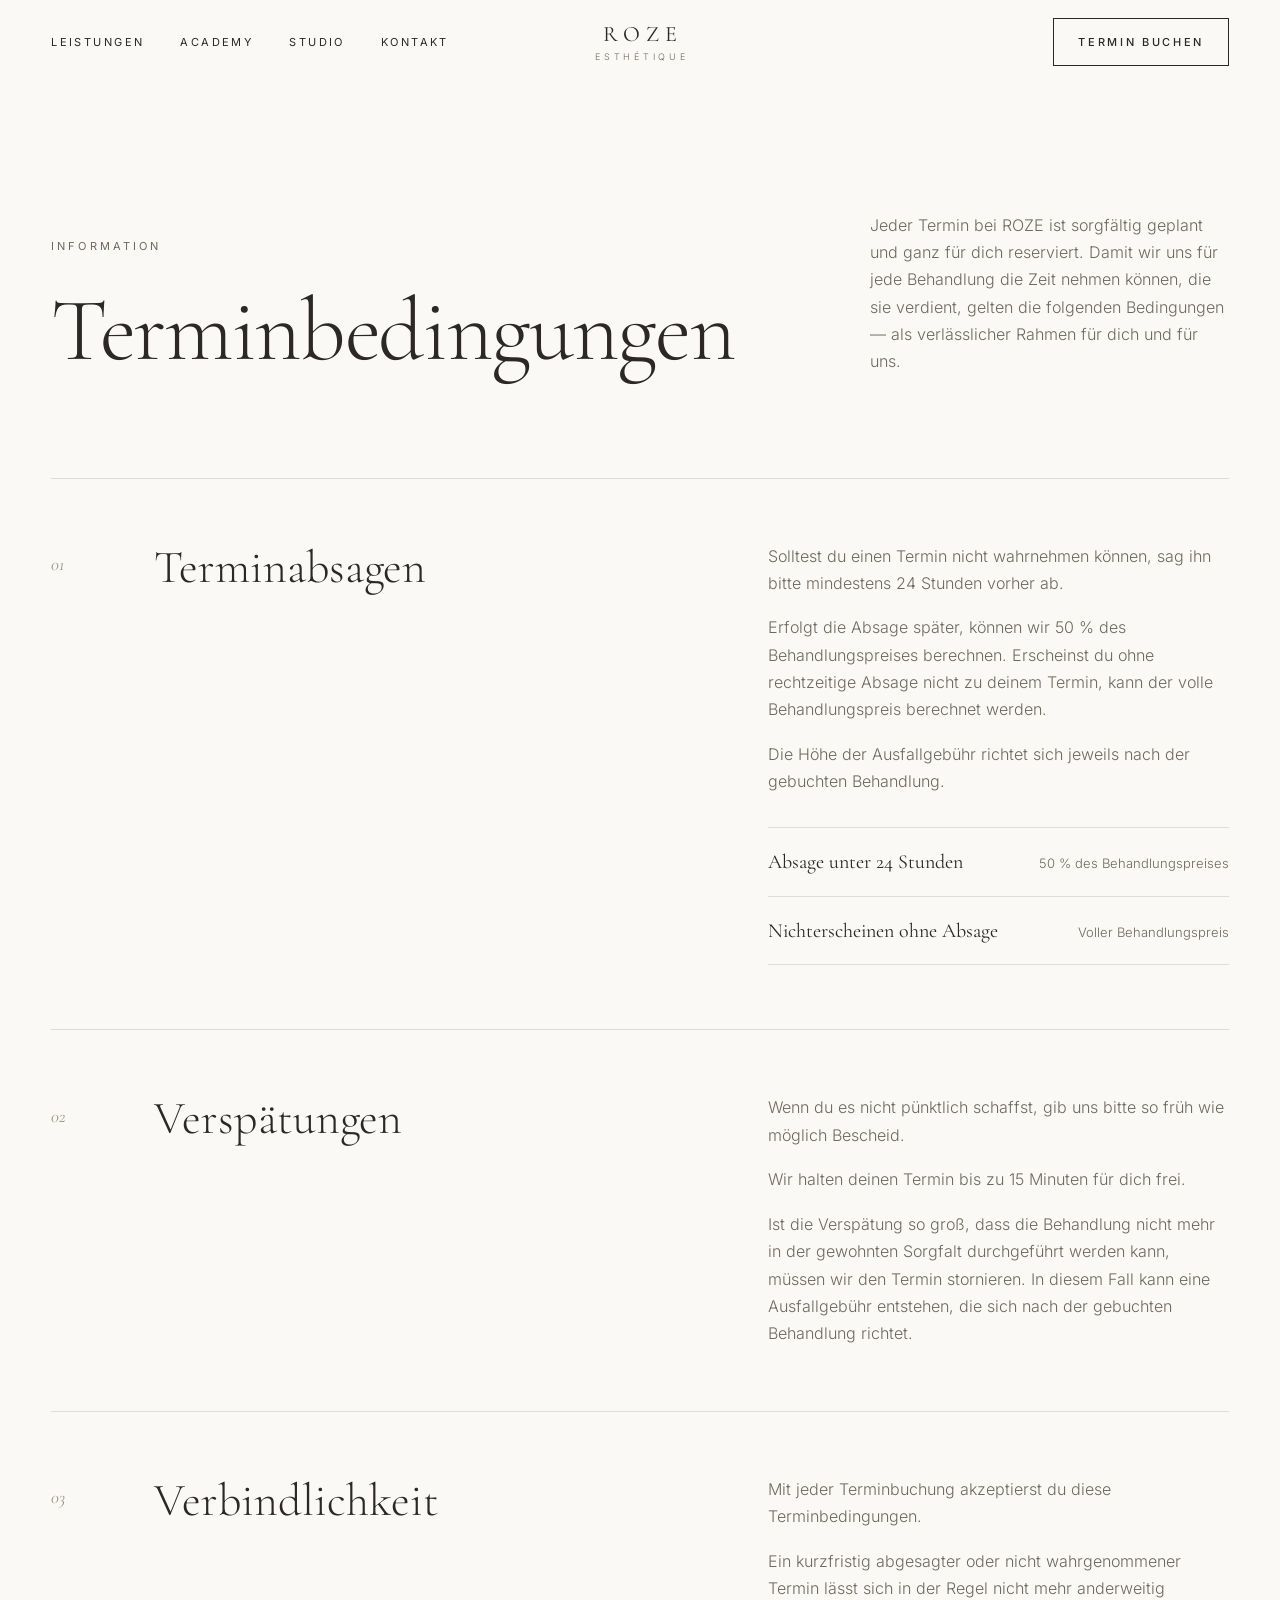
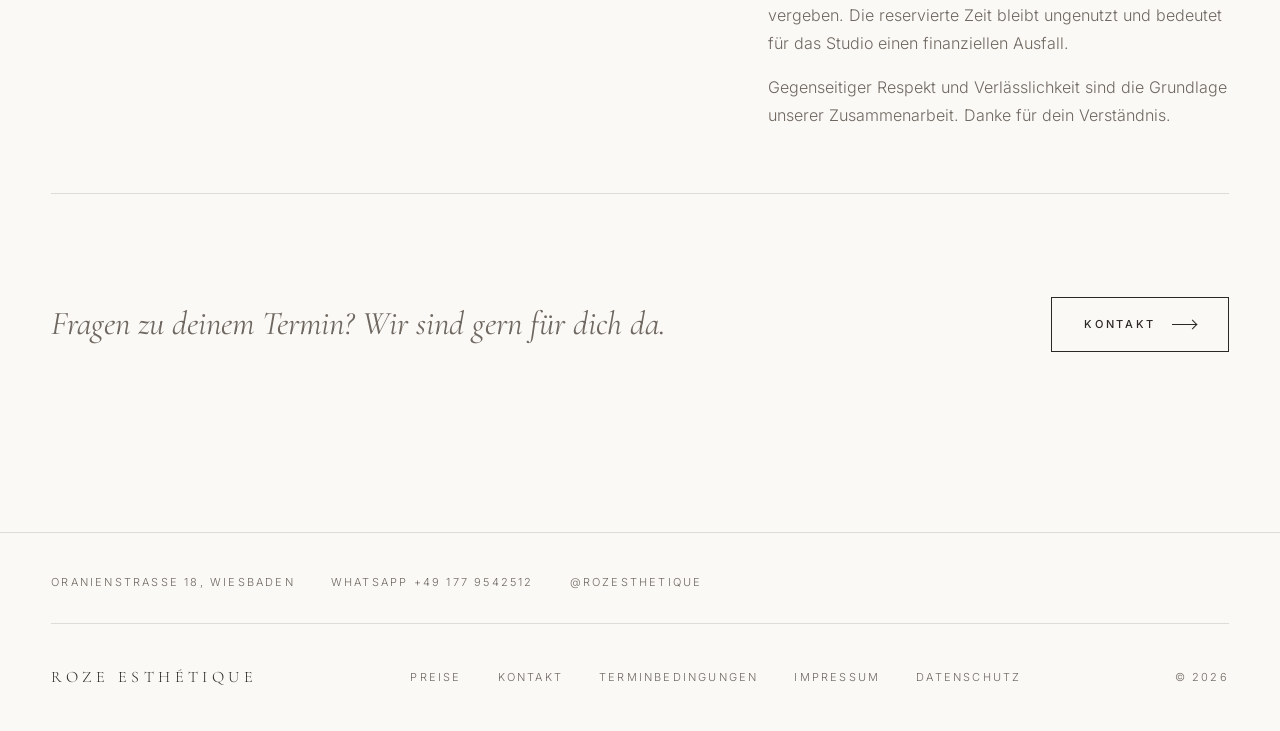
<file: terminbedingungen.html>
<!DOCTYPE html>
<html lang="de">
<head>
  <meta charset="UTF-8">
  <meta name="viewport" content="width=device-width, initial-scale=1.0">
  <title>Terminbedingungen | ROZE ESTHÉTIQUE</title>
  <meta name="description" content="Terminbedingungen von ROZE ESTHÉTIQUE – Studio &amp; Academy: Terminabsagen, Verspätungen und Verbindlichkeit.">
  <meta name="theme-color" content="#fbf9f6">
  <link rel="preload" href="assets/fonts/cormorant-garamond-latin-300-normal.woff2" as="font" type="font/woff2" crossorigin>
  <link rel="preload" href="assets/fonts/inter-latin-300-normal.woff2" as="font" type="font/woff2" crossorigin>
  <link rel="stylesheet" href="assets/css/style.css?v=20261014-4">
  <script>document.documentElement.classList.add("js");</script>
  <script src="assets/js/main.js?v=20261014-4" defer></script>
</head>
<body>

  <!-- Header ============================================================ -->
  <header class="site-header">
    <div class="container header-inner">
      <nav class="nav" aria-label="Hauptnavigation">
        <a href="index.html#leistungen">Leistungen</a>
        <a href="index.html#academy">Academy</a>
        <a href="index.html#studio">Studio</a>
        <a href="index.html#kontakt">Kontakt</a>
      </nav>

      <button class="menu-toggle" type="button" aria-expanded="false" aria-controls="mobile-menu" aria-label="Menü öffnen">
        <span></span>
        <span></span>
      </button>

      <a class="brand" href="index.html" aria-label="ROZE ESTHÉTIQUE – zur Startseite">
        <span class="brand__name">ROZE</span>
        <span class="brand__sub">Esthétique</span>
      </a>

      <div class="header-cta">
        <a class="btn" href="index.html#kontakt">Termin buchen</a>
      </div>
    </div>
  </header>

  <div class="mobile-menu" id="mobile-menu" aria-hidden="true">
    <ul>
      <li><a href="index.html#leistungen">Leistungen</a></li>
      <li><a href="index.html#academy">Academy</a></li>
      <li><a href="index.html#studio">Studio</a></li>
      <li><a href="index.html#kontakt">Kontakt</a></li>
    </ul>
    <a class="btn btn--solid" href="index.html#kontakt">Termin buchen <span class="arrow" aria-hidden="true"></span></a>
  </div>

  <main>

    <!-- Intro =========================================================== -->
    <section class="page-hero" aria-labelledby="page-title">
      <div class="container page-hero__inner">
        <div class="page-hero__head">
          <p class="eyebrow reveal">Information</p>
          <h1 class="display page-hero__title reveal" id="page-title" style="--delay: .1s">Terminbedingungen</h1>
        </div>
        <p class="lead reveal" style="--delay: .2s">
          Jeder Termin bei ROZE ist sorgfältig geplant und ganz für dich reserviert. Damit wir uns für jede Behandlung die Zeit nehmen können, die sie verdient, gelten die folgenden Bedingungen — als verlässlicher Rahmen für dich und für uns.
        </p>
      </div>
    </section>

    <!-- Bedingungen ===================================================== -->
    <section class="terms" aria-label="Bedingungen">
      <div class="container">

        <article class="term reveal">
          <span class="term__num">01</span>
          <h2 class="term__title">Terminabsagen</h2>
          <div class="term__body">
            <p>Solltest du einen Termin nicht wahrnehmen können, sag ihn bitte mindestens 24 Stunden vorher ab.</p>
            <p>Erfolgt die Absage später, können wir 50 % des Behandlungspreises berechnen. Erscheinst du ohne rechtzeitige Absage nicht zu deinem Termin, kann der volle Behandlungspreis berechnet werden.</p>
            <p>Die Höhe der Ausfallgebühr richtet sich jeweils nach der gebuchten Behandlung.</p>

            <ul class="values">
              <li><span class="values__name">Absage unter 24 Stunden</span><span class="values__note">50 % des Behandlungspreises</span></li>
              <li><span class="values__name">Nichterscheinen ohne Absage</span><span class="values__note">Voller Behandlungspreis</span></li>
            </ul>
          </div>
        </article>

        <article class="term reveal">
          <span class="term__num">02</span>
          <h2 class="term__title">Verspätungen</h2>
          <div class="term__body">
            <p>Wenn du es nicht pünktlich schaffst, gib uns bitte so früh wie möglich Bescheid.</p>
            <p>Wir halten deinen Termin bis zu 15 Minuten für dich frei.</p>
            <p>Ist die Verspätung so groß, dass die Behandlung nicht mehr in der gewohnten Sorgfalt durchgeführt werden kann, müssen wir den Termin stornieren. In diesem Fall kann eine Ausfallgebühr entstehen, die sich nach der gebuchten Behandlung richtet.</p>
          </div>
        </article>

        <article class="term reveal">
          <span class="term__num">03</span>
          <h2 class="term__title">Verbindlichkeit</h2>
          <div class="term__body">
            <p>Mit jeder Terminbuchung akzeptierst du diese Terminbedingungen.</p>
            <p>Ein kurzfristig abgesagter oder nicht wahrgenommener Termin lässt sich in der Regel nicht mehr anderweitig vergeben. Die reservierte Zeit bleibt ungenutzt und bedeutet für das Studio einen finanziellen Ausfall.</p>
            <p>Gegenseitiger Respekt und Verlässlichkeit sind die Grundlage unserer Zusammenarbeit. Danke für dein Verständnis.</p>
          </div>
        </article>

        <div class="page-closing reveal">
          <p>Fragen zu deinem Termin? Wir sind gern für dich da.</p>
          <a class="btn" href="index.html#kontakt">Kontakt <span class="arrow" aria-hidden="true"></span></a>
        </div>

      </div>
    </section>

  </main>

  <!-- Footer ============================================================ -->
  <footer class="site-footer">
    <div class="container footer-contact">
      <a href="https://share.google/2pu67nDsKyDbPrarb" target="_blank" rel="noopener noreferrer">Oranienstraße 18, Wiesbaden</a>
      <a href="https://wa.me/491779542512" target="_blank" rel="noopener noreferrer">WhatsApp +49 177 9542512</a>
      <a href="https://www.instagram.com/rozesthetique/" target="_blank" rel="noopener noreferrer">@rozesthetique</a>
    </div>
    <div class="container footer-inner">
      <span class="footer-brand">ROZE ESTHÉTIQUE</span>
      <nav class="footer-links" aria-label="Footer">
        <a href="preise.html">Preise</a>
        <a href="index.html#kontakt">Kontakt</a>
        <a href="terminbedingungen.html" aria-current="page">Terminbedingungen</a>
        <a href="#">Impressum</a>
        <a href="#">Datenschutz</a>
      </nav>
      <span>&copy; <span id="year">2026</span></span>
    </div>
  </footer>

</body>
</html>
</file>
<file: assets/css/style.css>
/* ==========================================================================
   ROZE ESTHÉTIQUE — studio & academy
   ========================================================================== */

/* Fonts (self-hosted, no external requests) ------------------------------- */

@font-face {
  font-family: "Cormorant Garamond";
  src: url("../fonts/cormorant-garamond-latin-300-normal.woff2") format("woff2");
  font-weight: 300;
  font-style: normal;
  font-display: swap;
}
@font-face {
  font-family: "Cormorant Garamond";
  src: url("../fonts/cormorant-garamond-latin-400-normal.woff2") format("woff2");
  font-weight: 400;
  font-style: normal;
  font-display: swap;
}
@font-face {
  font-family: "Cormorant Garamond";
  src: url("../fonts/cormorant-garamond-latin-400-italic.woff2") format("woff2");
  font-weight: 400;
  font-style: italic;
  font-display: swap;
}
@font-face {
  font-family: "Cormorant Garamond";
  src: url("../fonts/cormorant-garamond-latin-500-normal.woff2") format("woff2");
  font-weight: 500;
  font-style: normal;
  font-display: swap;
}
@font-face {
  font-family: "Inter";
  src: url("../fonts/inter-latin-300-normal.woff2") format("woff2");
  font-weight: 300;
  font-style: normal;
  font-display: swap;
}
@font-face {
  font-family: "Inter";
  src: url("../fonts/inter-latin-400-normal.woff2") format("woff2");
  font-weight: 400;
  font-style: normal;
  font-display: swap;
}
@font-face {
  font-family: "Inter";
  src: url("../fonts/inter-latin-500-normal.woff2") format("woff2");
  font-weight: 500;
  font-style: normal;
  font-display: swap;
}

/* Tokens ------------------------------------------------------------------ */

:root {
  --warm-white: #fbf9f6;
  --off-white: #f5f1eb;
  --creme: #ece5da;
  --greige: #d6cdc0;
  --warm-grey: #9c948a;
  --taupe: #7d7368;
  --charcoal: #2b2826;
  --black: #161514;

  --text: var(--charcoal);
  --text-muted: #6f6861;
  --line: rgba(43, 40, 38, 0.14);
  --line-strong: rgba(43, 40, 38, 0.32);

  --serif: "Cormorant Garamond", "Times New Roman", serif;
  --sans: "Inter", system-ui, -apple-system, "Helvetica Neue", Arial, sans-serif;

  --gutter: clamp(1rem, 4vw, 3.5rem);
  --max: 1440px;
  --section: clamp(6rem, 14vw, 12rem);

  --ease: cubic-bezier(0.22, 0.61, 0.36, 1);
}

/* Base -------------------------------------------------------------------- */

*,
*::before,
*::after {
  box-sizing: border-box;
}

html {
  scroll-behavior: smooth;
  -webkit-text-size-adjust: 100%;
}

body {
  margin: 0;
  background: var(--warm-white);
  color: var(--text);
  font-family: var(--sans);
  font-weight: 300;
  font-size: 1rem;
  line-height: 1.7;
  -webkit-font-smoothing: antialiased;
  text-rendering: optimizeLegibility;
}

img {
  display: block;
  max-width: 100%;
}

a {
  color: inherit;
  text-decoration: none;
}

h1,
h2,
h3,
p,
ul,
ol,
figure {
  margin: 0;
}

ul,
ol {
  padding: 0;
  list-style: none;
}

::selection {
  background: var(--creme);
  color: var(--black);
}

:focus-visible {
  outline: 1px solid var(--charcoal);
  outline-offset: 4px;
}

.container {
  width: 100%;
  max-width: var(--max);
  margin: 0 auto;
  padding: 0 var(--gutter);
}

.visually-hidden {
  position: absolute;
  width: 1px;
  height: 1px;
  overflow: hidden;
  clip: rect(0 0 0 0);
  white-space: nowrap;
}

/* Typography -------------------------------------------------------------- */

.eyebrow {
  font-family: var(--sans);
  font-size: 0.6875rem;
  font-weight: 400;
  letter-spacing: 0.28em;
  text-transform: uppercase;
  color: var(--text-muted);
}

.display {
  font-family: var(--serif);
  font-weight: 300;
  line-height: 0.98;
  letter-spacing: -0.015em;
}

.display em {
  font-style: italic;
  font-weight: 400;
}

.lead {
  font-size: clamp(1rem, 1.2vw, 1.0625rem);
  color: var(--text-muted);
  max-width: 34em;
}

/* Links & buttons --------------------------------------------------------- */

.btn {
  display: inline-flex;
  align-items: center;
  gap: 1rem;
  padding: 1.05rem 2rem;
  border: 1px solid var(--charcoal);
  font-family: var(--sans);
  font-size: 0.6875rem;
  font-weight: 500;
  letter-spacing: 0.24em;
  text-transform: uppercase;
  color: var(--charcoal);
  background: transparent;
  transition: background-color 0.5s var(--ease), color 0.5s var(--ease), border-color 0.5s var(--ease);
}

.btn:hover {
  background: var(--charcoal);
  color: var(--warm-white);
}

.btn--solid {
  background: var(--charcoal);
  color: var(--warm-white);
}

.btn--solid:hover {
  background: transparent;
  color: var(--charcoal);
}

.btn--light {
  border-color: var(--warm-white);
  color: var(--warm-white);
}

.btn--light:hover {
  background: var(--warm-white);
  color: var(--charcoal);
}

.btn .arrow {
  display: inline-block;
  width: 1.5rem;
  height: 1px;
  background: currentColor;
  position: relative;
  transition: width 0.5s var(--ease);
}

.btn .arrow::after {
  content: "";
  position: absolute;
  right: 0;
  top: -3px;
  width: 7px;
  height: 7px;
  border-top: 1px solid currentColor;
  border-right: 1px solid currentColor;
  transform: rotate(45deg);
}

.btn:hover .arrow {
  width: 2.25rem;
}

.link-line {
  position: relative;
  display: inline-block;
  padding-bottom: 0.35rem;
  font-size: 0.6875rem;
  font-weight: 500;
  letter-spacing: 0.24em;
  text-transform: uppercase;
}

.link-line::after {
  content: "";
  position: absolute;
  left: 0;
  bottom: 0;
  width: 100%;
  height: 1px;
  background: currentColor;
  transform-origin: right;
  transition: transform 0.6s var(--ease);
}

.link-line:hover::after {
  transform: scaleX(0.35);
  transform-origin: left;
}

/* Media / image placeholders ----------------------------------------------
   Replace a placeholder by putting an <img> inside .media, e.g.
   <figure class="media media--portrait"><img src="assets/images/studio.jpg" alt="…"></figure>
   The image is cropped to the frame automatically.                         */

.media {
  position: relative;
  overflow: hidden;
  background: var(--creme);
}

.media img {
  width: 100%;
  height: 100%;
  object-fit: cover;
  transition: transform 1.6s var(--ease);
}

.media--portrait { aspect-ratio: 4 / 5; }
.media--tall { aspect-ratio: 3 / 4; }
.media--landscape { aspect-ratio: 3 / 2; }
.media--square { aspect-ratio: 1 / 1; }

.media--tone-1 { background: var(--creme); }
.media--tone-2 { background: var(--greige); }
.media--tone-3 { background: #e3dbcf; }
.media--tone-4 { background: #cfc5b8; }
.media--tone-dark { background: #3a3632; }

.media[data-label]::after {
  content: attr(data-label);
  position: absolute;
  left: 1.25rem;
  bottom: 1.1rem;
  font-family: var(--sans);
  font-size: 0.625rem;
  letter-spacing: 0.24em;
  text-transform: uppercase;
  color: rgba(43, 40, 38, 0.5);
}

.media--tone-dark[data-label]::after {
  color: rgba(251, 249, 246, 0.45);
}

/* A photo inside the placeholder tone, with a quiet passe-partout around it */
.media--framed {
  padding: clamp(1.25rem, 3vw, 2.75rem);
}

.media__frame {
  display: block;
  height: 100%;
  overflow: hidden;
}

.media:has(img)::after {
  display: none;
}

a:hover .media img,
.media:hover img {
  transform: scale(1.035);
}

/* Header ------------------------------------------------------------------ */

.site-header {
  position: fixed;
  inset: 0 0 auto 0;
  z-index: 50;
  transition: background-color 0.5s var(--ease), border-color 0.5s var(--ease);
  border-bottom: 1px solid transparent;
}

.site-header.is-scrolled {
  background: rgba(251, 249, 246, 0.92);
  backdrop-filter: blur(10px);
  -webkit-backdrop-filter: blur(10px);
  border-bottom-color: var(--line);
}

.header-inner {
  display: grid;
  grid-template-columns: 1fr auto 1fr;
  align-items: center;
  height: 5.25rem;
}

.brand {
  justify-self: center;
  text-align: center;
  line-height: 1;
}

.brand__name {
  display: block;
  font-family: var(--serif);
  font-size: 1.375rem;
  font-weight: 400;
  letter-spacing: 0.28em;
  margin-right: -0.28em;
}

.brand__sub {
  display: block;
  margin-top: 0.4rem;
  font-size: 0.5625rem;
  letter-spacing: 0.42em;
  margin-right: -0.42em;
  text-transform: uppercase;
  color: var(--text-muted);
}

.nav {
  display: flex;
  gap: 2.25rem;
}

.nav a {
  position: relative;
  font-size: 0.6875rem;
  font-weight: 400;
  letter-spacing: 0.22em;
  text-transform: uppercase;
}

.nav a::after {
  content: "";
  position: absolute;
  left: 0;
  bottom: -0.35rem;
  width: 100%;
  height: 1px;
  background: currentColor;
  transform: scaleX(0);
  transform-origin: left;
  transition: transform 0.5s var(--ease);
}

.nav a:hover::after {
  transform: scaleX(1);
}

.header-cta {
  justify-self: end;
}

.header-cta .btn {
  padding: 0.85rem 1.5rem;
}

.menu-toggle {
  display: none;
  justify-self: start;
  width: 2.75rem;
  height: 2.75rem;
  padding: 0;
  border: 0;
  background: none;
  cursor: pointer;
  color: var(--charcoal);
}

.menu-toggle span {
  display: block;
  width: 1.5rem;
  height: 1px;
  margin: 0.4rem 0;
  background: currentColor;
  transition: transform 0.4s var(--ease), opacity 0.3s;
}

.menu-open .menu-toggle span:first-child {
  transform: translateY(0.225rem) rotate(45deg);
}

.menu-open .menu-toggle span:last-child {
  transform: translateY(-0.225rem) rotate(-45deg);
}

.mobile-menu {
  position: fixed;
  inset: 0;
  z-index: 40;
  display: flex;
  flex-direction: column;
  justify-content: center;
  padding: 6rem var(--gutter) 3rem;
  background: var(--warm-white);
  opacity: 0;
  visibility: hidden;
  transition: opacity 0.5s var(--ease), visibility 0.5s;
}

.menu-open .mobile-menu {
  opacity: 1;
  visibility: visible;
}

.mobile-menu ul {
  border-top: 1px solid var(--line);
}

.mobile-menu li {
  border-bottom: 1px solid var(--line);
}

.mobile-menu a {
  display: block;
  padding: 1.1rem 0;
  font-family: var(--serif);
  font-size: 2.25rem;
  font-weight: 300;
}

.mobile-menu .btn {
  margin-top: 2.5rem;
  align-self: flex-start;
}

/* Hero -------------------------------------------------------------------- */

.hero {
  position: relative;
  min-height: 100vh;
  min-height: 100svh;
  padding-top: 5.25rem;
  display: flex;
  flex-direction: column;
}

.hero__grid {
  flex: 1;
  display: grid;
  grid-template-columns: repeat(12, 1fr);
  column-gap: var(--gutter);
  align-items: center;
  padding-top: clamp(2rem, 6vh, 5rem);
  padding-bottom: clamp(2rem, 6vh, 5rem);
}

.hero__content {
  grid-column: 1 / span 6;
  position: relative;
  z-index: 2;
}

.hero__content .eyebrow {
  margin-bottom: 2.5rem;
}

.hero__title {
  font-size: clamp(3.5rem, 8.4vw, 8.5rem);
}

.hero__title span {
  display: block;
}

.hero__title .indent {
  padding-left: 0.9em;
}

.hero__disciplines {
  display: flex;
  flex-wrap: wrap;
  align-items: center;
  gap: 0.75rem 1.25rem;
  margin-top: 2.75rem;
  font-size: 0.6875rem;
  letter-spacing: 0.26em;
  text-transform: uppercase;
  color: var(--text-muted);
}

.hero__disciplines li + li::before {
  content: "";
  display: inline-block;
  width: 1.5rem;
  height: 1px;
  margin-right: 1.25rem;
  vertical-align: middle;
  background: var(--line-strong);
}

.hero__actions {
  display: flex;
  flex-wrap: wrap;
  align-items: center;
  gap: 1.5rem 2.5rem;
  margin-top: 3.25rem;
}

.hero__visual {
  grid-column: 8 / span 5;
  position: relative;
}

.hero__visual .media {
  aspect-ratio: 4 / 5;
  max-height: calc(100svh - 12rem);
  width: 100%;
}

.hero__visual-note {
  position: absolute;
  left: calc(var(--gutter) * -1 - 3rem);
  bottom: 2.5rem;
  writing-mode: vertical-rl;
  transform: rotate(180deg);
  font-size: 0.625rem;
  letter-spacing: 0.3em;
  text-transform: uppercase;
  color: var(--text-muted);
}

.hero__footer {
  display: flex;
  justify-content: space-between;
  align-items: center;
  padding-top: 1.5rem;
  padding-bottom: 1.75rem;
  border-top: 1px solid var(--line);
  font-size: 0.625rem;
  letter-spacing: 0.26em;
  text-transform: uppercase;
  color: var(--text-muted);
}

.scroll-cue {
  display: inline-flex;
  align-items: center;
  gap: 1rem;
}

.scroll-cue__line {
  position: relative;
  width: 3rem;
  height: 1px;
  overflow: hidden;
  background: var(--line);
}

.scroll-cue__line::after {
  content: "";
  position: absolute;
  inset: 0;
  background: var(--charcoal);
  animation: cue 2.8s var(--ease) infinite;
}

@keyframes cue {
  0% { transform: translateX(-100%); }
  55% { transform: translateX(0); }
  100% { transform: translateX(100%); }
}

/* Statement --------------------------------------------------------------- */

.statement {
  padding: var(--section) 0;
}

.statement__inner {
  display: grid;
  grid-template-columns: repeat(12, 1fr);
  column-gap: var(--gutter);
}

.statement .eyebrow {
  grid-column: 1 / span 3;
  padding-top: 0.9rem;
}

.statement__text {
  grid-column: 4 / span 8;
  font-family: var(--serif);
  font-weight: 300;
  font-size: clamp(1.875rem, 3.6vw, 3.375rem);
  line-height: 1.18;
  letter-spacing: -0.01em;
}

.statement__text em {
  font-style: italic;
  color: var(--taupe);
}

/* Section heads ----------------------------------------------------------- */

.section-head {
  display: grid;
  grid-template-columns: repeat(12, 1fr);
  column-gap: var(--gutter);
  align-items: end;
  padding-bottom: 2rem;
  margin-bottom: clamp(3rem, 7vw, 6rem);
  border-bottom: 1px solid var(--line);
}

.section-head__title {
  grid-column: 1 / span 7;
  font-size: clamp(2.75rem, 6vw, 5.5rem);
}

.section-head__aside {
  grid-column: 9 / span 4;
}

.section-head__aside .eyebrow {
  margin-bottom: 1rem;
}

/* Services ---------------------------------------------------------------- */

.services {
  padding-bottom: var(--section);
}

.services__grid {
  display: grid;
  grid-template-columns: repeat(12, 1fr);
  column-gap: var(--gutter);
  row-gap: clamp(4rem, 9vw, 8rem);
}

.service {
  display: block;
}

.service:nth-child(1) { grid-column: 1 / span 6; }
.service:nth-child(2) { grid-column: 8 / span 5; margin-top: clamp(6rem, 16vw, 14rem); }
.service:nth-child(3) { grid-column: 2 / span 5; }
.service:nth-child(4) { grid-column: 7 / span 6; margin-top: clamp(4rem, 10vw, 9rem); }

.service__meta {
  display: grid;
  grid-template-columns: auto 1fr auto;
  align-items: baseline;
  gap: 1.5rem;
  padding-top: 1.75rem;
}

.service__index {
  font-family: var(--serif);
  font-style: italic;
  font-size: 1.125rem;
  color: var(--warm-grey);
}

.service__title {
  font-family: var(--serif);
  font-weight: 300;
  font-size: clamp(2.25rem, 4vw, 3.5rem);
  line-height: 1;
  letter-spacing: 0.02em;
  text-transform: uppercase;
}

.service__desc {
  grid-column: 2 / span 2;
  margin-top: 0.25rem;
  font-size: 0.9375rem;
  color: var(--text-muted);
}

.service__more {
  align-self: center;
  width: 2.75rem;
  height: 2.75rem;
  border: 1px solid var(--line-strong);
  border-radius: 50%;
  display: grid;
  place-items: center;
  transition: background-color 0.5s var(--ease), border-color 0.5s var(--ease), color 0.5s var(--ease);
}

.service__more::before {
  content: "";
  width: 7px;
  height: 7px;
  border-top: 1px solid currentColor;
  border-right: 1px solid currentColor;
  transform: translateX(-1px) rotate(45deg);
}

.service:hover .service__more {
  background: var(--charcoal);
  border-color: var(--charcoal);
  color: var(--warm-white);
}

/* Studio ------------------------------------------------------------------ */

.studio {
  --surface: var(--off-white);
  padding: var(--section) 0;
  background: var(--off-white);
}

.studio__grid {
  display: grid;
  grid-template-columns: repeat(12, 1fr);
  column-gap: var(--gutter);
  align-items: start;
}

.studio__images {
  grid-column: 1 / span 7;
  display: grid;
  grid-template-columns: repeat(7, 1fr);
  column-gap: var(--gutter);
}

.studio__images .media:first-child {
  grid-column: 1 / span 5;
}

.studio__images .media:last-child {
  grid-column: 4 / span 4;
  margin-top: -28%;
  border: clamp(0.5rem, 1.2vw, 1rem) solid var(--off-white);
  border-right: 0;
  border-bottom: 0;
}

.studio__content {
  grid-column: 9 / span 4;
  padding-top: clamp(2rem, 8vw, 7rem);
}

.studio__content .eyebrow {
  margin-bottom: 2rem;
}

.studio__title {
  font-size: clamp(2.5rem, 4.6vw, 4.25rem);
  margin-bottom: 2rem;
}

.values {
  margin: 3rem 0;
  border-top: 1px solid var(--line);
}

.values li {
  display: flex;
  justify-content: space-between;
  align-items: baseline;
  gap: 1rem;
  padding: 1.05rem 0;
  border-bottom: 1px solid var(--line);
}

.values__name {
  font-family: var(--serif);
  font-size: 1.375rem;
  font-weight: 400;
}

.values__note {
  font-size: 0.8125rem;
  color: var(--text-muted);
  text-align: right;
}

.studio__strip {
  display: grid;
  grid-template-columns: 2fr 1fr 1.4fr;
  gap: var(--gutter);
  margin-top: clamp(4rem, 9vw, 8rem);
}

.studio__strip .media {
  aspect-ratio: auto;
  height: clamp(14rem, 28vw, 26rem);
}

/* Academy ----------------------------------------------------------------- */

.academy {
  --surface: var(--charcoal);
  padding: var(--section) 0;
  background: var(--charcoal);
  color: var(--off-white);
}

.academy .eyebrow,
.academy .lead {
  color: rgba(245, 241, 235, 0.62);
}

.academy__grid {
  display: grid;
  grid-template-columns: repeat(12, 1fr);
  column-gap: var(--gutter);
  row-gap: 4rem;
  align-items: end;
}

.academy__intro {
  grid-column: 1 / span 6;
}

.academy__intro .eyebrow {
  margin-bottom: 2rem;
}

.academy__title {
  font-size: clamp(3rem, 7vw, 6.5rem);
  margin-bottom: 2.25rem;
}

.academy__title em {
  color: var(--greige);
}

.academy__visual {
  grid-column: 8 / span 5;
}

.courses {
  grid-column: 1 / -1;
  display: grid;
  grid-template-columns: repeat(3, 1fr);
  column-gap: var(--gutter);
  border-top: 1px solid rgba(245, 241, 235, 0.18);
}

.course {
  padding: 2.25rem 0 0;
}

.course__num {
  font-family: var(--serif);
  font-style: italic;
  font-size: 1.125rem;
  color: var(--warm-grey);
}

.course__title {
  margin: 1rem 0 0.75rem;
  font-family: var(--serif);
  font-weight: 300;
  font-size: clamp(1.625rem, 2.4vw, 2.125rem);
  line-height: 1.1;
}

.course__text {
  font-size: 0.9375rem;
  color: rgba(245, 241, 235, 0.62);
  max-width: 24em;
}

.academy__cta {
  grid-column: 1 / -1;
  display: flex;
  flex-wrap: wrap;
  justify-content: space-between;
  align-items: center;
  gap: 2rem;
  padding-top: 3rem;
  border-top: 1px solid rgba(245, 241, 235, 0.18);
}

.academy__cta p {
  font-family: var(--serif);
  font-style: italic;
  font-size: clamp(1.25rem, 2vw, 1.625rem);
  color: var(--greige);
}

/* Contact ----------------------------------------------------------------- */

.contact {
  padding: var(--section) 0 clamp(4rem, 8vw, 7rem);
}

.contact__top {
  text-align: center;
  max-width: 56rem;
  margin: 0 auto;
}

.contact__top .eyebrow {
  margin-bottom: 2rem;
}

.contact__title {
  font-size: clamp(3.25rem, 9vw, 8.5rem);
  margin-bottom: 2.25rem;
}

.contact__top .lead {
  margin: 0 auto 3rem;
}

.contact__details {
  margin-top: clamp(5rem, 10vw, 9rem);
  border-top: 1px solid var(--line);
}

/* One quiet row per contact point: label, large value, small action hint */
.contact__item {
  position: relative;
  display: grid;
  grid-template-columns: repeat(12, 1fr);
  column-gap: var(--gutter);
  align-items: baseline;
  padding: clamp(2rem, 4vw, 3rem) 0;
  border-bottom: 1px solid var(--line);
}

.contact__item .eyebrow {
  grid-column: 1 / span 3;
}

.contact__value {
  grid-column: 4 / span 6;
  justify-self: start;
  font-family: var(--serif);
  font-weight: 300;
  font-size: clamp(1.875rem, 3.4vw, 3rem);
  line-height: 1.15;
  background-image: linear-gradient(currentColor, currentColor);
  background-size: 0 1px;
  background-position: 0 100%;
  background-repeat: no-repeat;
  transition: background-size 0.6s var(--ease);
}

.contact__value:hover {
  background-size: 100% 1px;
}

/* The whole row is clickable through the value link */
.contact__value::after {
  content: "";
  position: absolute;
  inset: 0;
}

.contact__name {
  display: block;
  margin-bottom: 0.75rem;
  font-family: var(--sans);
  font-size: 0.6875rem;
  font-weight: 400;
  line-height: 1.6;
  letter-spacing: 0.28em;
  text-transform: uppercase;
  color: var(--text-muted);
}

.contact__hint {
  grid-column: 10 / span 3;
  justify-self: end;
  font-size: 0.6875rem;
  font-weight: 500;
  letter-spacing: 0.24em;
  text-transform: uppercase;
  color: var(--warm-grey);
  transition: color 0.4s var(--ease);
}

.contact__item:hover .contact__hint {
  color: var(--charcoal);
}

/* Footer ------------------------------------------------------------------ */

.site-footer {
  border-top: 1px solid var(--line);
  padding: 2.5rem 0;
  font-size: 0.6875rem;
  letter-spacing: 0.2em;
  text-transform: uppercase;
  color: var(--text-muted);
}

.footer-contact {
  position: relative;
  display: flex;
  flex-wrap: wrap;
  gap: 0.75rem 2.25rem;
  padding-bottom: 2rem;
  margin-bottom: 2.5rem;
}

/* Rule inside the gutters, like every other line on the site */
.footer-contact::after {
  content: "";
  position: absolute;
  left: var(--gutter);
  right: var(--gutter);
  bottom: 0;
  height: 1px;
  background: var(--line);
}

.footer-contact a:hover {
  color: var(--charcoal);
}

.footer-inner {
  display: flex;
  flex-wrap: wrap;
  justify-content: space-between;
  align-items: center;
  gap: 1.5rem 3rem;
}

.footer-brand {
  font-family: var(--serif);
  font-size: 1rem;
  letter-spacing: 0.28em;
  color: var(--charcoal);
}

.footer-links {
  display: flex;
  flex-wrap: wrap;
  gap: 1rem 2.25rem;
}

.footer-links a:hover {
  color: var(--charcoal);
}

/* Text pages (Terminbedingungen, Preise) ---------------------------------- */

.page-hero {
  padding: calc(5.25rem + clamp(4rem, 10vw, 9rem)) 0 clamp(4rem, 8vw, 7rem);
}

.page-hero__inner {
  display: grid;
  grid-template-columns: repeat(12, 1fr);
  column-gap: var(--gutter);
  row-gap: 2rem;
  align-items: end;
}

.page-hero__head {
  grid-column: 1 / span 7;
}

.page-hero__head .eyebrow {
  margin-bottom: 2rem;
}

.page-hero__title {
  font-size: clamp(3.25rem, 7vw, 6.5rem);
}

.page-hero__inner .lead {
  grid-column: 9 / span 4;
}

.terms {
  padding-bottom: var(--section);
}

.term {
  display: grid;
  grid-template-columns: repeat(12, 1fr);
  column-gap: var(--gutter);
  row-gap: 1.5rem;
  padding: clamp(2.5rem, 5vw, 4rem) 0;
  border-top: 1px solid var(--line);
}

.term:last-of-type {
  border-bottom: 1px solid var(--line);
}

.term__num,
.price-cat__num {
  font-family: var(--serif);
  font-style: italic;
  font-size: 1.125rem;
  color: var(--warm-grey);
}

.term__num {
  grid-column: 1 / span 1;
  padding-top: 0.4rem;
}

.term__title {
  grid-column: 2 / span 5;
  font-family: var(--serif);
  font-weight: 300;
  font-size: clamp(2.25rem, 3.6vw, 3.25rem);
  line-height: 1.05;
}

.term__body {
  grid-column: 8 / span 5;
  color: var(--text-muted);
}

.term__body p + p {
  margin-top: 1.1rem;
}

.term__body .values {
  margin: 2rem 0 0;
}

.term__body .values__name {
  font-size: 1.25rem;
  color: var(--text);
}

.page-closing,
.price-closing {
  display: flex;
  flex-wrap: wrap;
  justify-content: space-between;
  align-items: center;
  gap: 2rem;
  margin-top: clamp(4rem, 8vw, 7rem);
}

.page-closing p,
.price-closing p {
  font-family: var(--serif);
  font-style: italic;
  font-size: clamp(1.625rem, 2.6vw, 2.25rem);
  color: var(--text-muted);
}

/* Prices: service left, price right, fine rules, no boxes */

.section-head__aside .link-line {
  margin-top: 1.5rem;
}

.price-jump {
  display: flex;
  flex-wrap: wrap;
  gap: 1.25rem clamp(2.5rem, 5vw, 4.5rem);
  padding-top: 2rem;
  margin-top: clamp(3.5rem, 7vw, 6rem);
  border-top: 1px solid var(--line);
}

.price-jump a {
  display: inline-flex;
  align-items: baseline;
  gap: 1rem;
  font-size: 0.6875rem;
  font-weight: 500;
  letter-spacing: 0.24em;
  text-transform: uppercase;
  transition: color 0.4s var(--ease);
}

.price-jump a span {
  font-family: var(--serif);
  font-style: italic;
  font-size: 1rem;
  font-weight: 400;
  letter-spacing: 0;
  text-transform: none;
  color: var(--warm-grey);
}

.price-jump a:hover {
  color: var(--text-muted);
}

.prices {
  padding-bottom: var(--section);
}

.price-cat {
  display: grid;
  grid-template-columns: repeat(12, 1fr);
  column-gap: var(--gutter);
  row-gap: 3.5rem;
  padding: clamp(4.5rem, 9vw, 8rem) 0;
  border-top: 1px solid var(--line);
  scroll-margin-top: 4.5rem;
}

.price-cat + .price-cat {
  margin-top: clamp(3rem, 6vw, 5rem);
}

.price-cat__head {
  grid-column: 1 / span 5;
  display: grid;
  grid-template-columns: 2.75rem 1fr;
  gap: 1rem;
  align-self: start;
}

.price-cat__num {
  padding-top: 0.9rem;
}

.price-cat__title {
  font-family: var(--serif);
  font-weight: 300;
  font-size: clamp(2.75rem, 6vw, 5.5rem);
  line-height: 0.98;
  letter-spacing: -0.015em;
}

.price-cat__sub {
  margin-top: 1.75rem;
  font-size: 0.6875rem;
  font-weight: 400;
  letter-spacing: 0.28em;
  text-transform: uppercase;
  color: var(--text-muted);
}

.price-cat__intro {
  margin-top: 1.25rem;
  font-size: 0.9375rem;
  color: var(--text-muted);
  max-width: 24em;
}

.price-cat__body {
  grid-column: 7 / span 6;
}

.price-group + .price-group {
  margin-top: clamp(3.5rem, 6vw, 5rem);
}

.price-group__title {
  margin-bottom: 0.75rem;
  font-family: var(--sans);
  font-size: 0.6875rem;
  font-weight: 400;
  line-height: 1.6;
  letter-spacing: 0.28em;
  text-transform: uppercase;
  color: var(--text-muted);
}

.price-row {
  display: flex;
  justify-content: space-between;
  align-items: baseline;
  gap: 2rem;
  padding: 1.1rem 0;
  border-bottom: 1px solid var(--line);
}

.price-row__name {
  font-family: var(--serif);
  font-size: 1.375rem;
  font-weight: 400;
  line-height: 1.3;
}

.price-row__note {
  display: block;
  margin-top: 0.3rem;
  font-family: var(--sans);
  font-size: 0.8125rem;
  font-weight: 300;
  line-height: 1.6;
  color: var(--text-muted);
}

.price-row__price {
  flex-shrink: 0;
  font-size: 0.9375rem;
  font-weight: 400;
  letter-spacing: 0.02em;
  font-variant-numeric: tabular-nums;
  white-space: nowrap;
}

.price-note {
  margin-top: 1.25rem;
  font-family: var(--serif);
  font-style: italic;
  font-size: 1.1875rem;
  line-height: 1.45;
  color: var(--text-muted);
}

.price-closing {
  padding-top: clamp(3rem, 6vw, 4.5rem);
  margin-top: clamp(2rem, 5vw, 4.5rem);
  border-top: 1px solid var(--line);
}

/* Reveal animation -------------------------------------------------------- */

.js .reveal {
  opacity: 0;
  transform: translateY(28px);
  transition: opacity 1.2s var(--ease), transform 1.2s var(--ease);
  transition-delay: var(--delay, 0s);
}

.js .reveal.is-visible {
  opacity: 1;
  transform: none;
}

/* A cover in the section colour slides away to unveil the image.
   (clip-path on the element itself would hide it from IntersectionObserver.) */
.js .reveal-media::before {
  content: "";
  position: absolute;
  inset: 0;
  z-index: 2;
  background: var(--surface, var(--warm-white));
  transform-origin: top;
  transition: transform 1.5s var(--ease);
  transition-delay: var(--delay, 0s);
}

.js .reveal-media.is-visible::before {
  transform: scaleY(0);
}

@media (prefers-reduced-motion: reduce) {
  html {
    scroll-behavior: auto;
  }
  *,
  *::before,
  *::after {
    animation: none !important;
    transition: none !important;
  }
  .js .reveal {
    opacity: 1;
    transform: none;
  }
  .js .reveal-media::before {
    display: none;
  }
}

/* Responsive -------------------------------------------------------------- */

@media (max-width: 1100px) {
  .nav {
    gap: 1.5rem;
  }
  .hero__content {
    grid-column: 1 / span 7;
  }
  .hero__visual {
    grid-column: 8 / span 5;
  }
  .hero__visual-note {
    display: none;
  }
}

@media (max-width: 900px) {
  .nav,
  .header-cta {
    display: none;
  }
  .menu-toggle {
    display: block;
  }
  .header-inner {
    height: 4.5rem;
  }
  .hero {
    padding-top: 4.5rem;
  }

  .hero__grid,
  .statement__inner,
  .section-head,
  .services__grid,
  .studio__grid,
  .academy__grid {
    grid-template-columns: 1fr;
  }

  .hero__grid {
    row-gap: 3rem;
    padding-top: 2.5rem;
  }
  .hero__content,
  .hero__visual,
  .statement .eyebrow,
  .statement__text,
  .section-head__title,
  .section-head__aside,
  .studio__images,
  .studio__content,
  .academy__intro,
  .academy__visual {
    grid-column: 1 / -1;
  }
  .hero__visual .media {
    aspect-ratio: 4 / 3;
    max-height: none;
  }

  .statement .eyebrow {
    margin-bottom: 1.5rem;
    padding-top: 0;
  }

  .section-head {
    row-gap: 1.5rem;
  }

  .service:nth-child(n) {
    grid-column: 1 / -1;
    margin-top: 0;
  }
  .service:nth-child(even) .media {
    width: 82%;
    margin-left: auto;
  }

  .studio__content {
    padding-top: 3rem;
  }
  .studio__strip {
    grid-template-columns: 1fr 1fr;
  }
  .studio__strip .media:first-child {
    grid-column: 1 / -1;
  }

  .courses {
    grid-template-columns: 1fr;
  }
  .course {
    padding-bottom: 2rem;
    border-bottom: 1px solid rgba(245, 241, 235, 0.18);
  }
  .academy__cta {
    border-top: 0;
    padding-top: 0;
  }

  .contact__item {
    grid-template-columns: 1fr auto;
    row-gap: 0.9rem;
  }
  .contact__item .eyebrow {
    grid-column: 1;
  }
  .contact__hint {
    grid-column: 2;
    grid-row: 1;
  }
  .contact__value {
    grid-column: 1 / -1;
  }
  .footer-contact {
    flex-direction: column;
  }

  .page-hero {
    padding-top: calc(4.5rem + 4rem);
  }
  .page-hero__inner,
  .term,
  .price-cat {
    grid-template-columns: 1fr;
  }
  .page-hero__head,
  .page-hero__inner .lead,
  .term__num,
  .term__title,
  .term__body,
  .price-cat__head,
  .price-cat__body {
    grid-column: 1 / -1;
  }
  .term__num {
    padding-top: 0;
  }
}

@media (max-width: 520px) {
  .brand__name {
    font-size: 1.125rem;
    letter-spacing: 0.22em;
    margin-right: -0.22em;
  }
  .hero__title .indent {
    padding-left: 0.5em;
  }
  .hero__disciplines {
    gap: 0.75rem;
  }
  .hero__disciplines li + li::before {
    content: "·";
    width: auto;
    height: auto;
    margin-right: 0.75rem;
    background: none;
  }
  .hero__footer span:first-child {
    display: none;
  }
  .hero__footer {
    justify-content: flex-end;
  }
  .btn {
    padding: 1rem 1.5rem;
  }
  .service__meta {
    gap: 1rem;
  }
  .price-jump {
    gap: 1rem 1.75rem;
  }
  .price-cat__head {
    grid-template-columns: 2rem 1fr;
  }
  .price-row__name {
    font-size: 1.25rem;
  }
}
</file>
